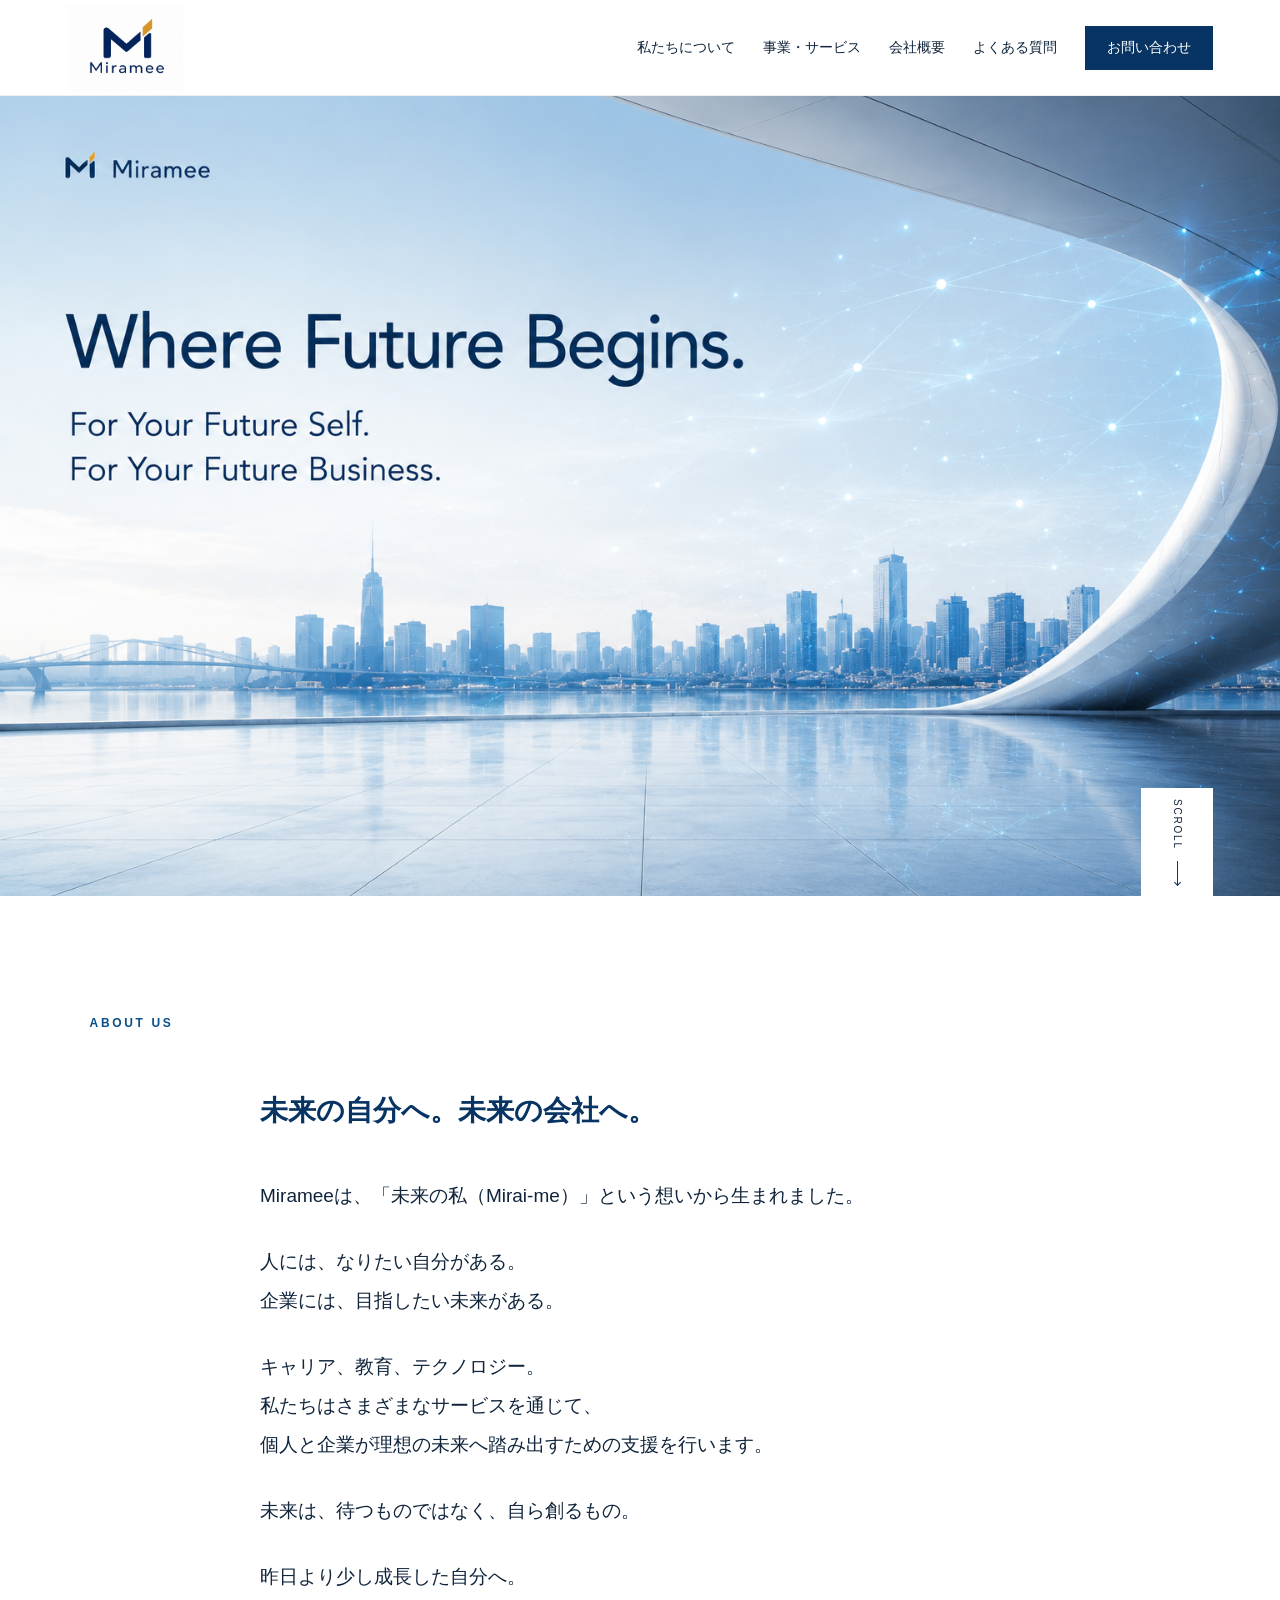
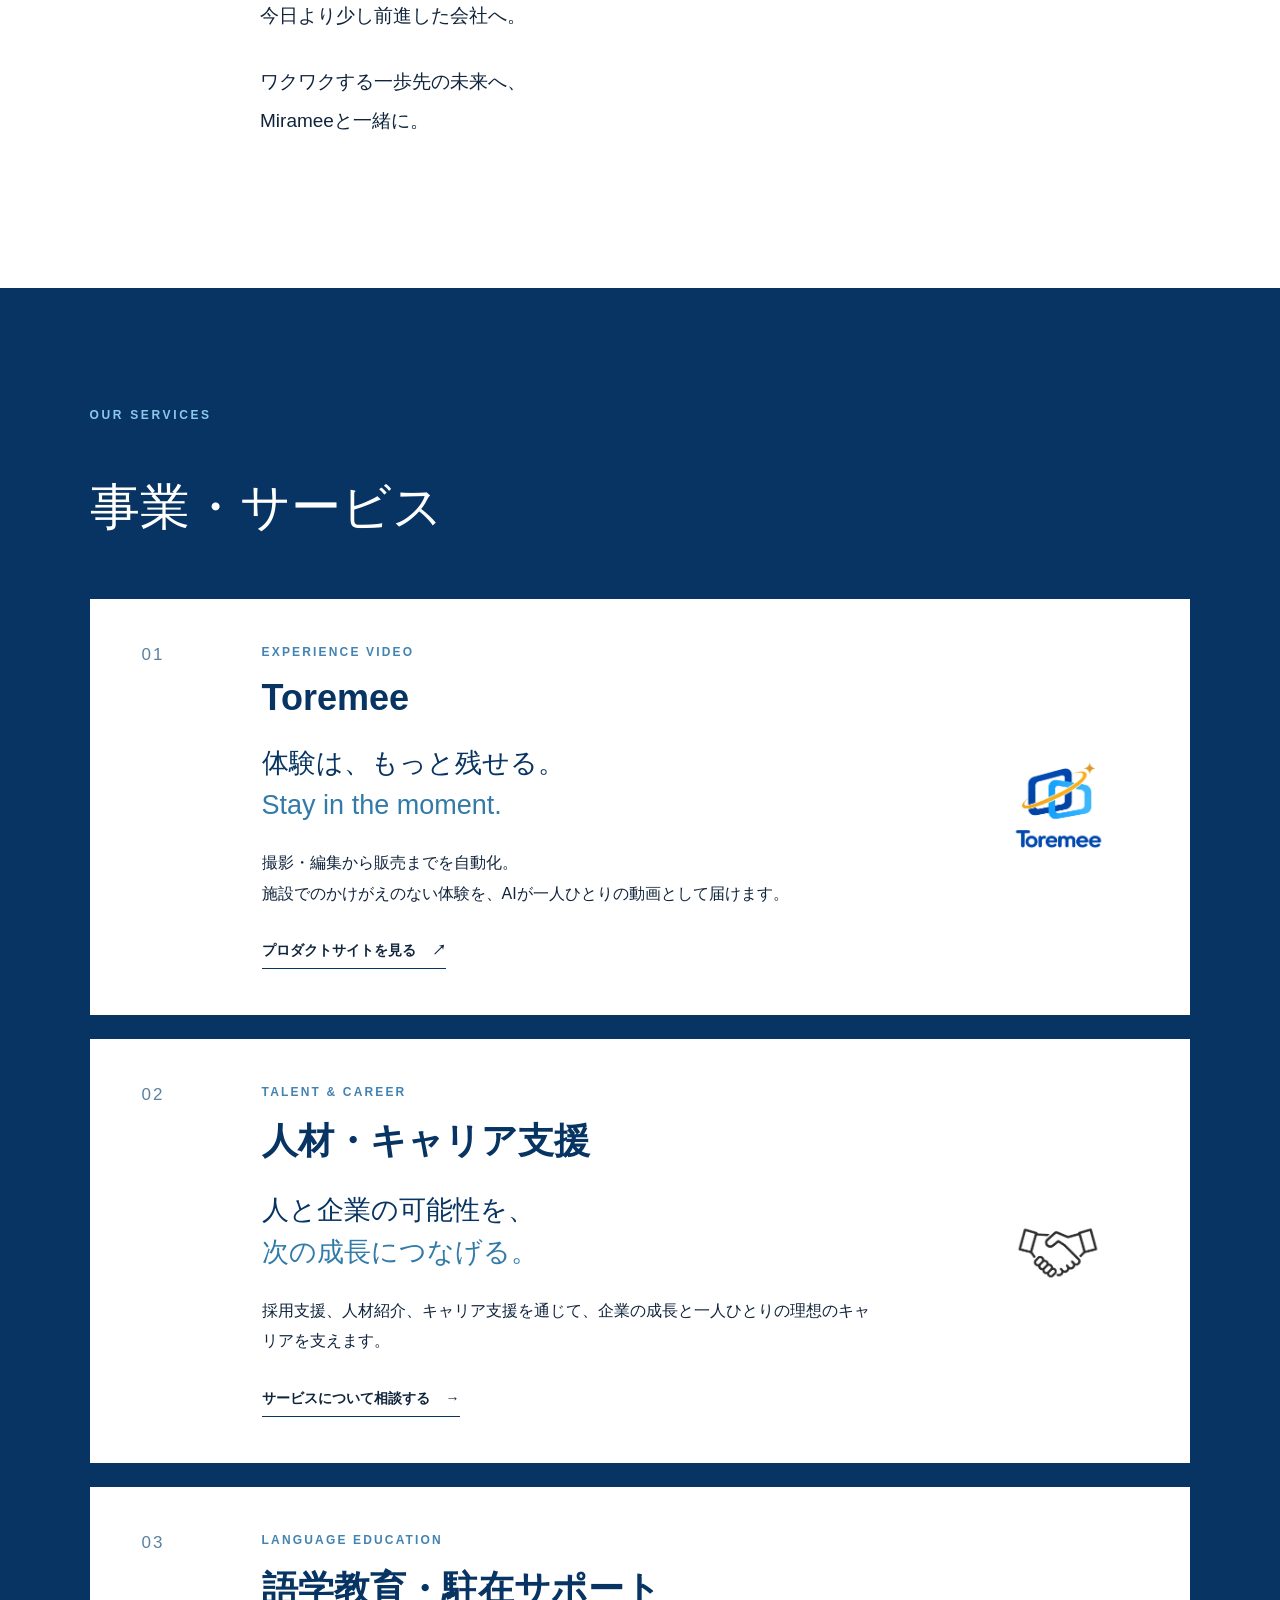
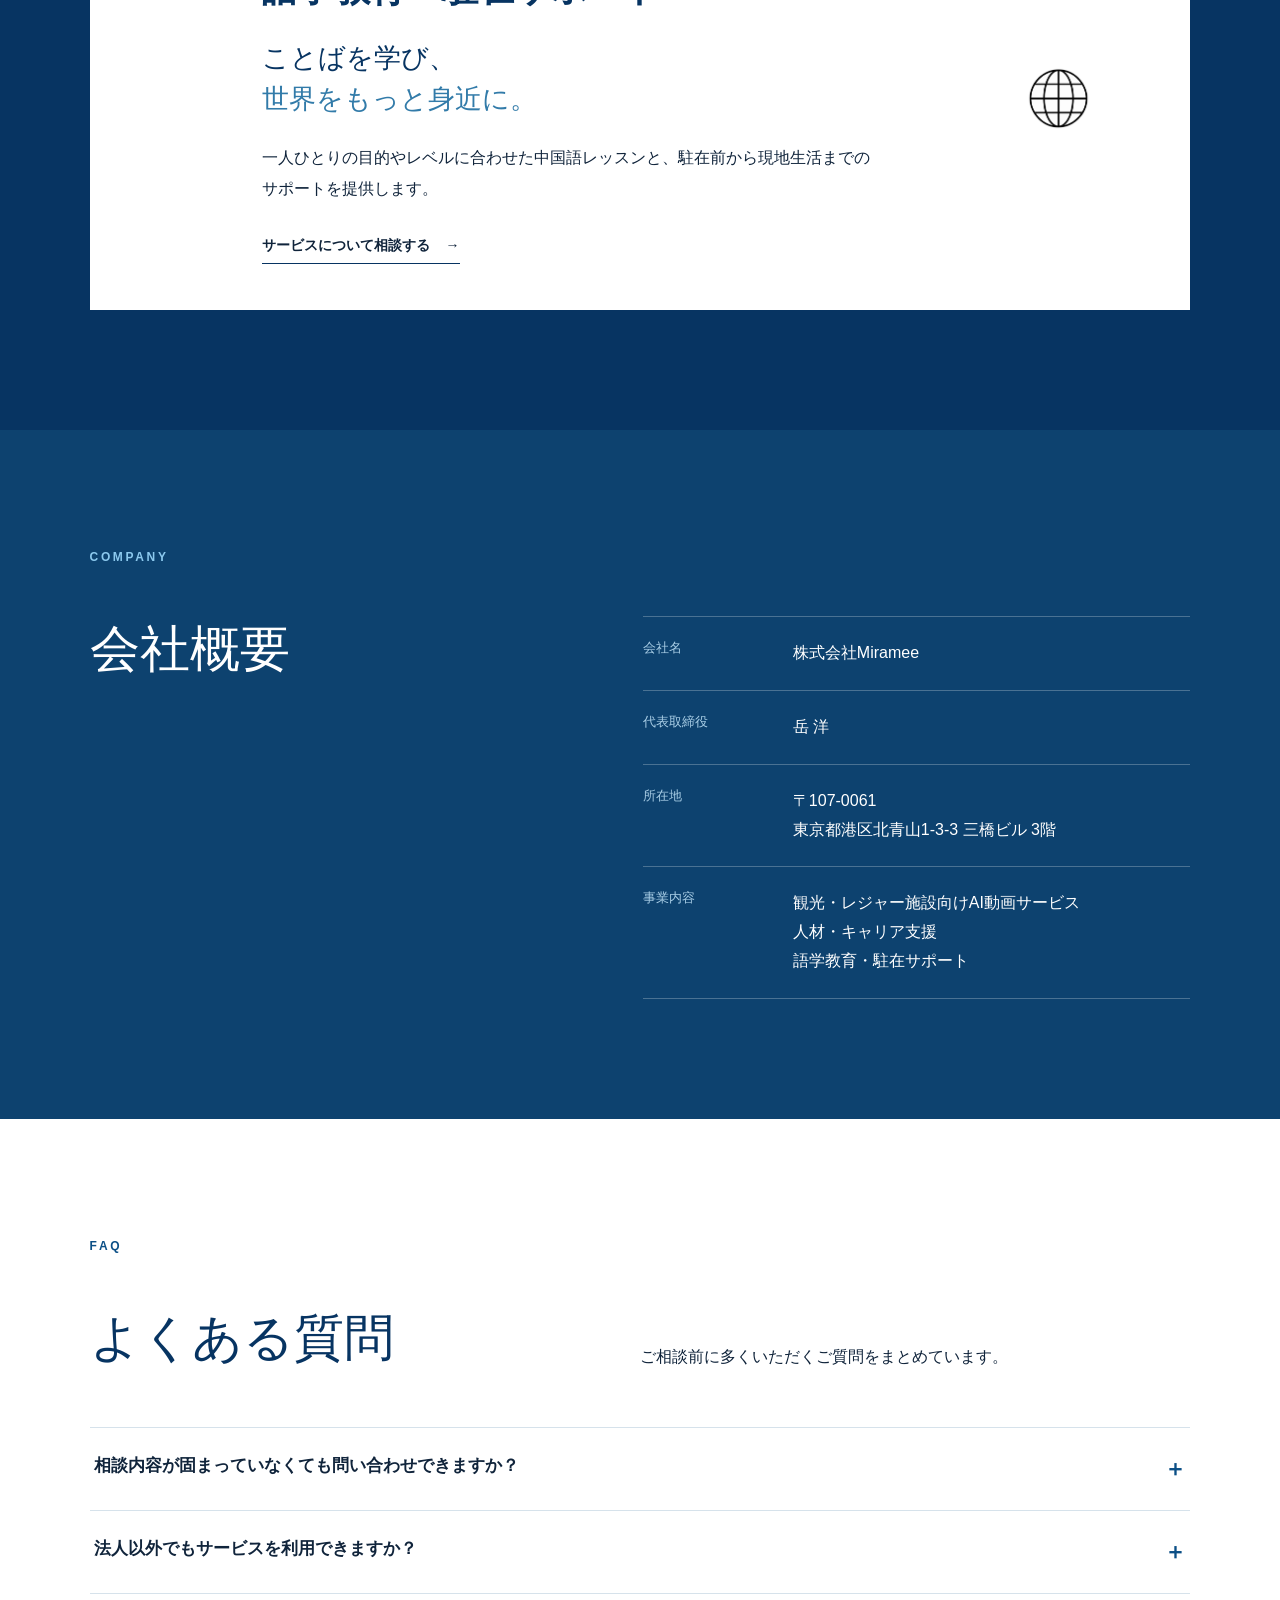
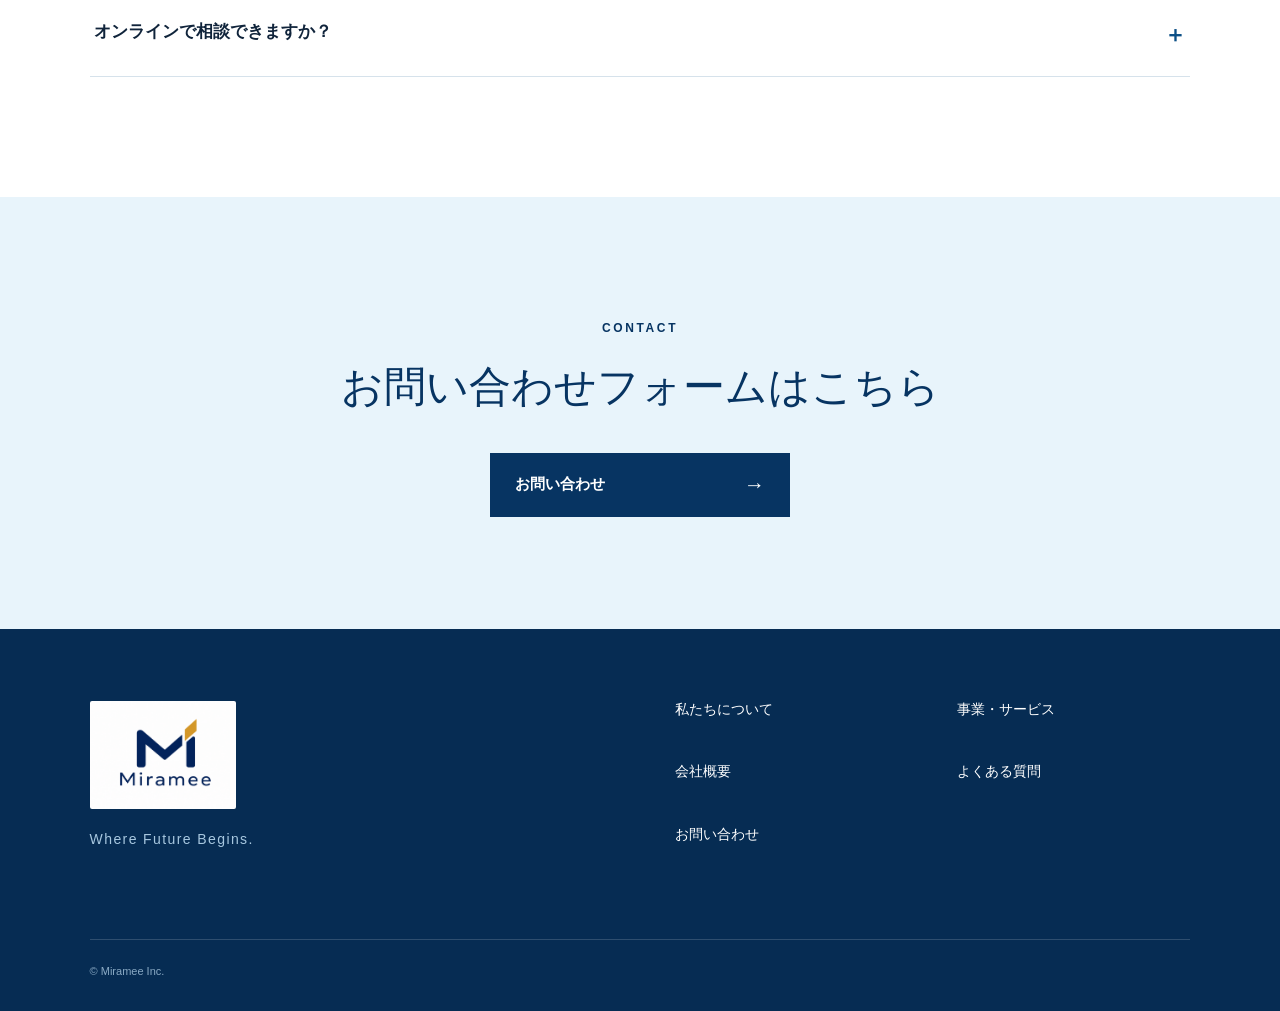
<file: index.html>
<!doctype html>
<html lang="ja">
<head>
  <meta charset="utf-8">
  <meta name="viewport" content="width=device-width, initial-scale=1">
  <meta name="description" content="株式会社Mirameeは、キャリア、教育、テクノロジーを通じて、個人と企業の未来を支援します。">
  <title>株式会社Miramee｜Where Future Begins.</title>
  <link rel="icon" type="image/svg+xml" href="data:image/svg+xml,%3Csvg xmlns='http://www.w3.org/2000/svg' viewBox='0 0 64 64'%3E%3Crect width='64' height='64' rx='14' fill='%23083463'/%3E%3Cpath d='M14 45V20l18 15 18-15v25' fill='none' stroke='white' stroke-width='7' stroke-linecap='round' stroke-linejoin='round'/%3E%3Cpath d='M43 17l7-7v11' fill='none' stroke='%23efb528' stroke-width='4'/%3E%3C/svg%3E">
  <link rel="stylesheet" href="styles.css">
  <link rel="stylesheet" href="overrides.css">
</head>
<body>
  <header class="header" id="top">
    <a class="brand logo-image" href="#top" aria-label="Miramee トップへ"><img src="assets/miramee-logo.png" alt="Miramee"></a>
    <nav aria-label="メインナビゲーション">
      <a href="#about">私たちについて</a>
      <a href="#services">事業・サービス</a>
      <a href="#company">会社概要</a>
      <a href="#faq">よくある質問</a>
      <a class="nav-contact" href="https://docs.google.com/forms/d/e/1FAIpQLScSM9vQNZPWIpF94hqLpDsnx-w5IIh6ZiKzuJzEtEocKFvj1g/viewform?usp=dialog">お問い合わせ</a>
    </nav>
  </header>

  <main>
    <section class="hero" aria-label="Where Future Begins.">
      <img src="assets/where-future-begins.png" alt="Where Future Begins. For Your Future Self. For Your Future Business.">
      <a class="scroll-cue" href="#about" aria-label="私たちについてへスクロール"><span>SCROLL</span><b></b></a>
    </section>

    <section class="section about" id="about">
      <div class="section-kicker">ABOUT US</div>
      <div class="about-grid">
        <div class="message">
          <p class="lead">未来の自分へ。未来の会社へ。</p>
          <p>Mirameeは、「未来の私（Mirai-me）」という想いから生まれました。</p>
          <p>人には、なりたい自分がある。<br>企業には、目指したい未来がある。</p>
          <p>キャリア、教育、テクノロジー。<br>私たちはさまざまなサービスを通じて、<br>個人と企業が理想の未来へ踏み出すための支援を行います。</p>
          <p>未来は、待つものではなく、自ら創るもの。</p>
          <p>昨日より少し成長した自分へ。<br>今日より少し前進した会社へ。</p>
          <p>ワクワクする一歩先の未来へ、<br>Mirameeと一緒に。</p>
        </div>
      </div>
    </section>

    <section class="section services" id="services">
      <div class="section-kicker light">OUR SERVICES</div>
      <h2>事業・サービス</h2>
      <div class="service-list">
        <article class="service-card">
          <div class="service-no">01</div>
          <div class="service-body">
            <p class="service-label">EXPERIENCE VIDEO</p>
            <h3>Toremee</h3>
            <p class="service-copy">体験は、もっと残せる。<br><span>Stay in the moment.</span></p>
            <p class="service-desc">撮影・編集から販売までを自動化。<br>施設でのかけがえのない体験を、AIが一人ひとりの動画として届けます。</p>
            <a class="arrow-link" href="./toremee/">プロダクトサイトを見る <span>↗</span></a>
          </div>
          <div class="service-symbol service-logo toremee-symbol"><img src="assets/toremee-logo.png" alt="Toremee"></div>
        </article>

        <article class="service-card">
          <div class="service-no">02</div>
          <div class="service-body">
            <p class="service-label">TALENT &amp; CAREER</p>
            <h3>人材・キャリア支援</h3>
            <p class="service-copy">人と企業の可能性を、<br><span>次の成長につなげる。</span></p>
            <p class="service-desc">採用支援、人材紹介、キャリア支援を通じて、企業の成長と一人ひとりの理想のキャリアを支えます。</p>
            <a class="arrow-link" href="https://docs.google.com/forms/d/e/1FAIpQLScSM9vQNZPWIpF94hqLpDsnx-w5IIh6ZiKzuJzEtEocKFvj1g/viewform?usp=dialog">サービスについて相談する <span>→</span></a>
          </div>
          <div class="service-symbol service-logo"><img src="assets/handshake.png" alt="握手"></div>
        </article>

        <article class="service-card">
          <div class="service-no">03</div>
          <div class="service-body">
            <p class="service-label">LANGUAGE EDUCATION</p>
            <h3>語学教育・駐在サポート</h3>
            <p class="service-copy">ことばを学び、<br><span>世界をもっと身近に。</span></p>
            <p class="service-desc">一人ひとりの目的やレベルに合わせた中国語レッスンと、駐在前から現地生活までのサポートを提供します。</p>
            <a class="arrow-link" href="https://docs.google.com/forms/d/e/1FAIpQLScSM9vQNZPWIpF94hqLpDsnx-w5IIh6ZiKzuJzEtEocKFvj1g/viewform?usp=dialog">サービスについて相談する <span>→</span></a>
          </div>
          <div class="service-symbol service-logo globe-symbol"><img src="assets/globe.png" alt="地球"></div>
        </article>
      </div>
    </section>

    <section class="section company" id="company">
      <div class="section-kicker light">COMPANY</div>
      <div class="company-grid">
        <h2>会社概要</h2>
        <dl>
          <div><dt>会社名</dt><dd>株式会社Miramee</dd></div>
          <div><dt>代表取締役</dt><dd>岳 洋</dd></div>
          <div><dt>所在地</dt><dd>〒107-0061<br>東京都港区北青山1-3-3 三橋ビル 3階</dd></div>
          <div><dt>事業内容</dt><dd>観光・レジャー施設向けAI動画サービス<br>人材・キャリア支援<br>語学教育・駐在サポート</dd></div>
        </dl>
      </div>
    </section>

    <section class="section faq" id="faq">
      <div class="section-kicker">FAQ</div>
      <div class="split-heading"><h2>よくある質問</h2><p>ご相談前に多くいただくご質問をまとめています。</p></div>
      <div class="faq-list">
        <details><summary>相談内容が固まっていなくても問い合わせできますか？</summary><p>はい。課題や実現したいことを伺い、適した進め方をご一緒に整理します。</p></details>
        <details><summary>法人以外でもサービスを利用できますか？</summary><p>サービスにより個人・団体からのご相談も承ります。お問い合わせフォームよりご連絡ください。</p></details>
        <details><summary>オンラインで相談できますか？</summary><p>はい。日本国内外を問わず、オンラインでのご相談に対応しています。</p></details>
      </div>
    </section>

    <section class="contact" id="contact">
      <p>CONTACT</p>
      <h2>お問い合わせフォームはこちら</h2>
      <a href="https://docs.google.com/forms/d/e/1FAIpQLScSM9vQNZPWIpF94hqLpDsnx-w5IIh6ZiKzuJzEtEocKFvj1g/viewform?usp=dialog">お問い合わせ <span>→</span></a>
    </section>
  </main>

  <footer>
    <div class="footer-brand"><a class="brand logo-image footer-logo" href="#top"><img src="assets/miramee-logo.png" alt="Miramee"></a><p>Where Future Begins.</p></div>
    <div class="footer-links">
      <a href="#about">私たちについて</a><a href="#services">事業・サービス</a><a href="#company">会社概要</a>
      <a href="#faq">よくある質問</a><a href="https://docs.google.com/forms/d/e/1FAIpQLScSM9vQNZPWIpF94hqLpDsnx-w5IIh6ZiKzuJzEtEocKFvj1g/viewform?usp=dialog">お問い合わせ</a>
    </div>
    <small>© Miramee Inc.</small>
  </footer>
  <script src="script.js"></script>
</body>
</html>
</file>
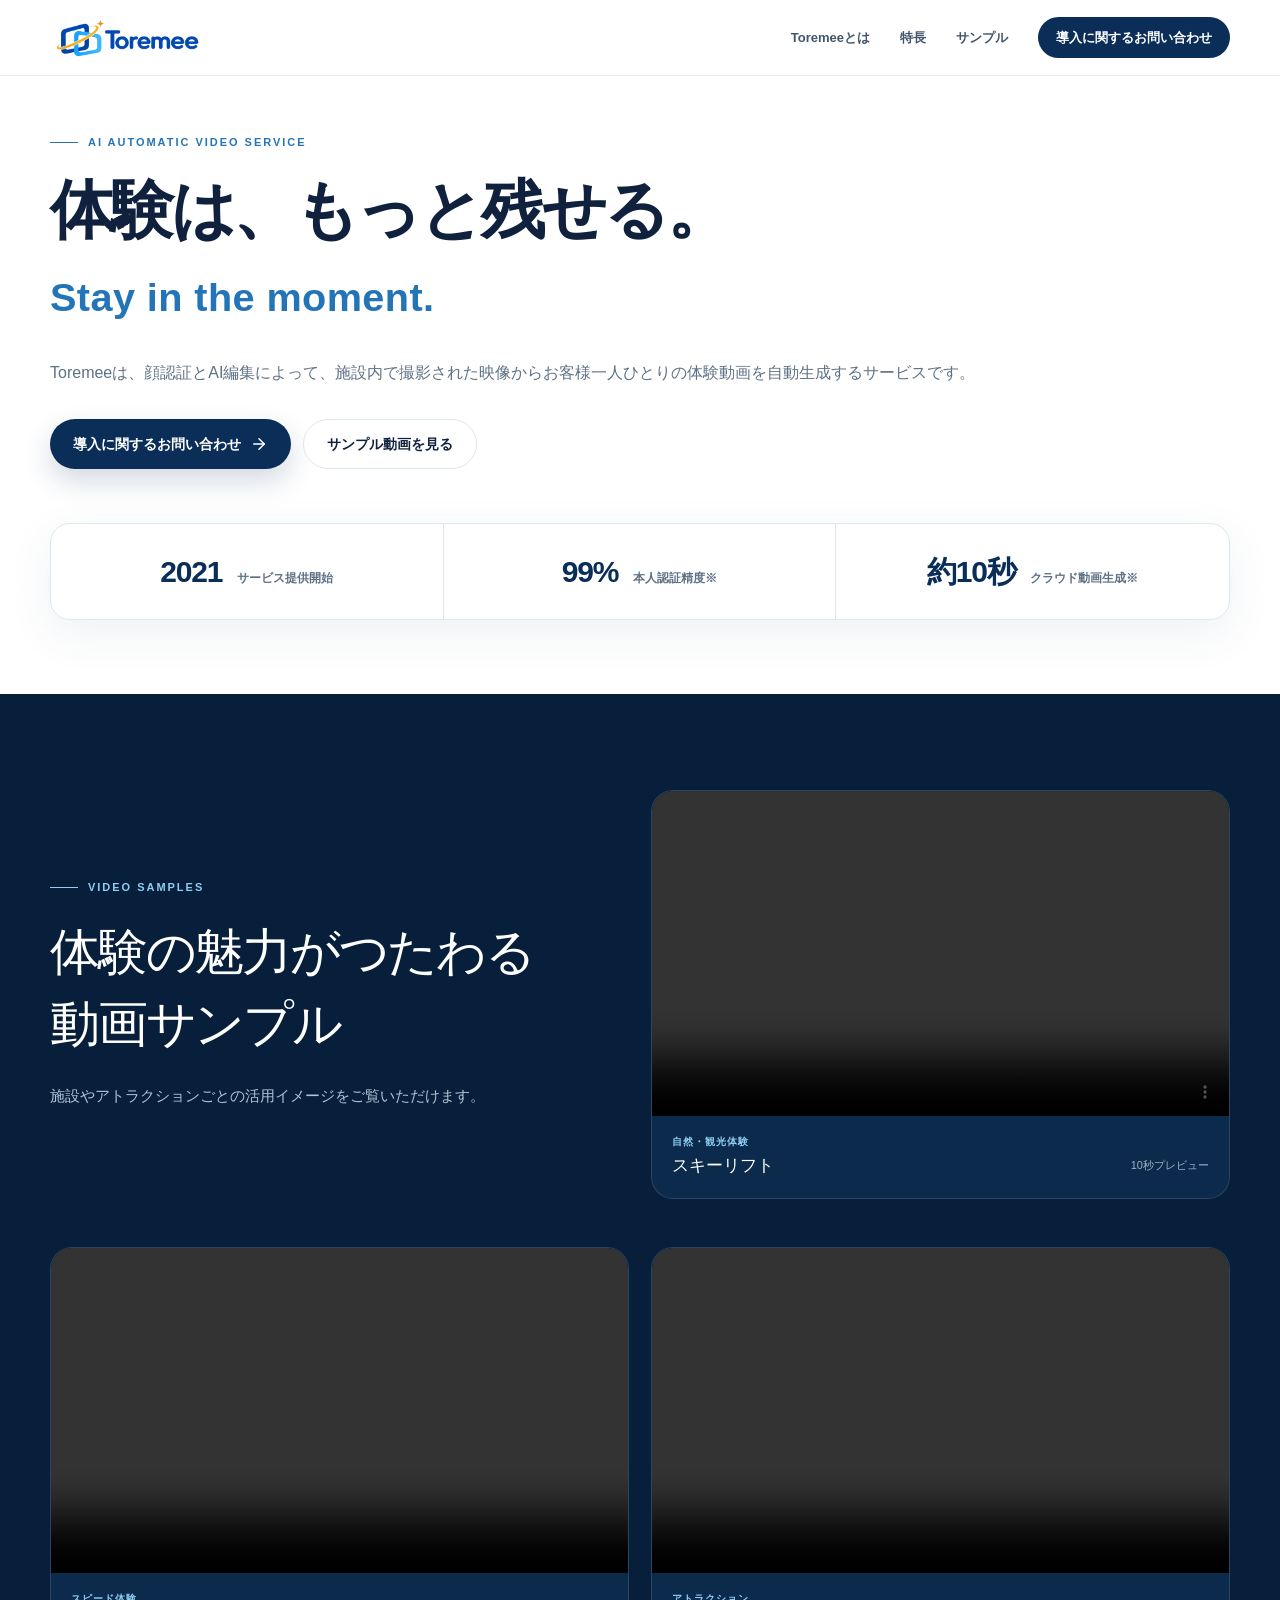
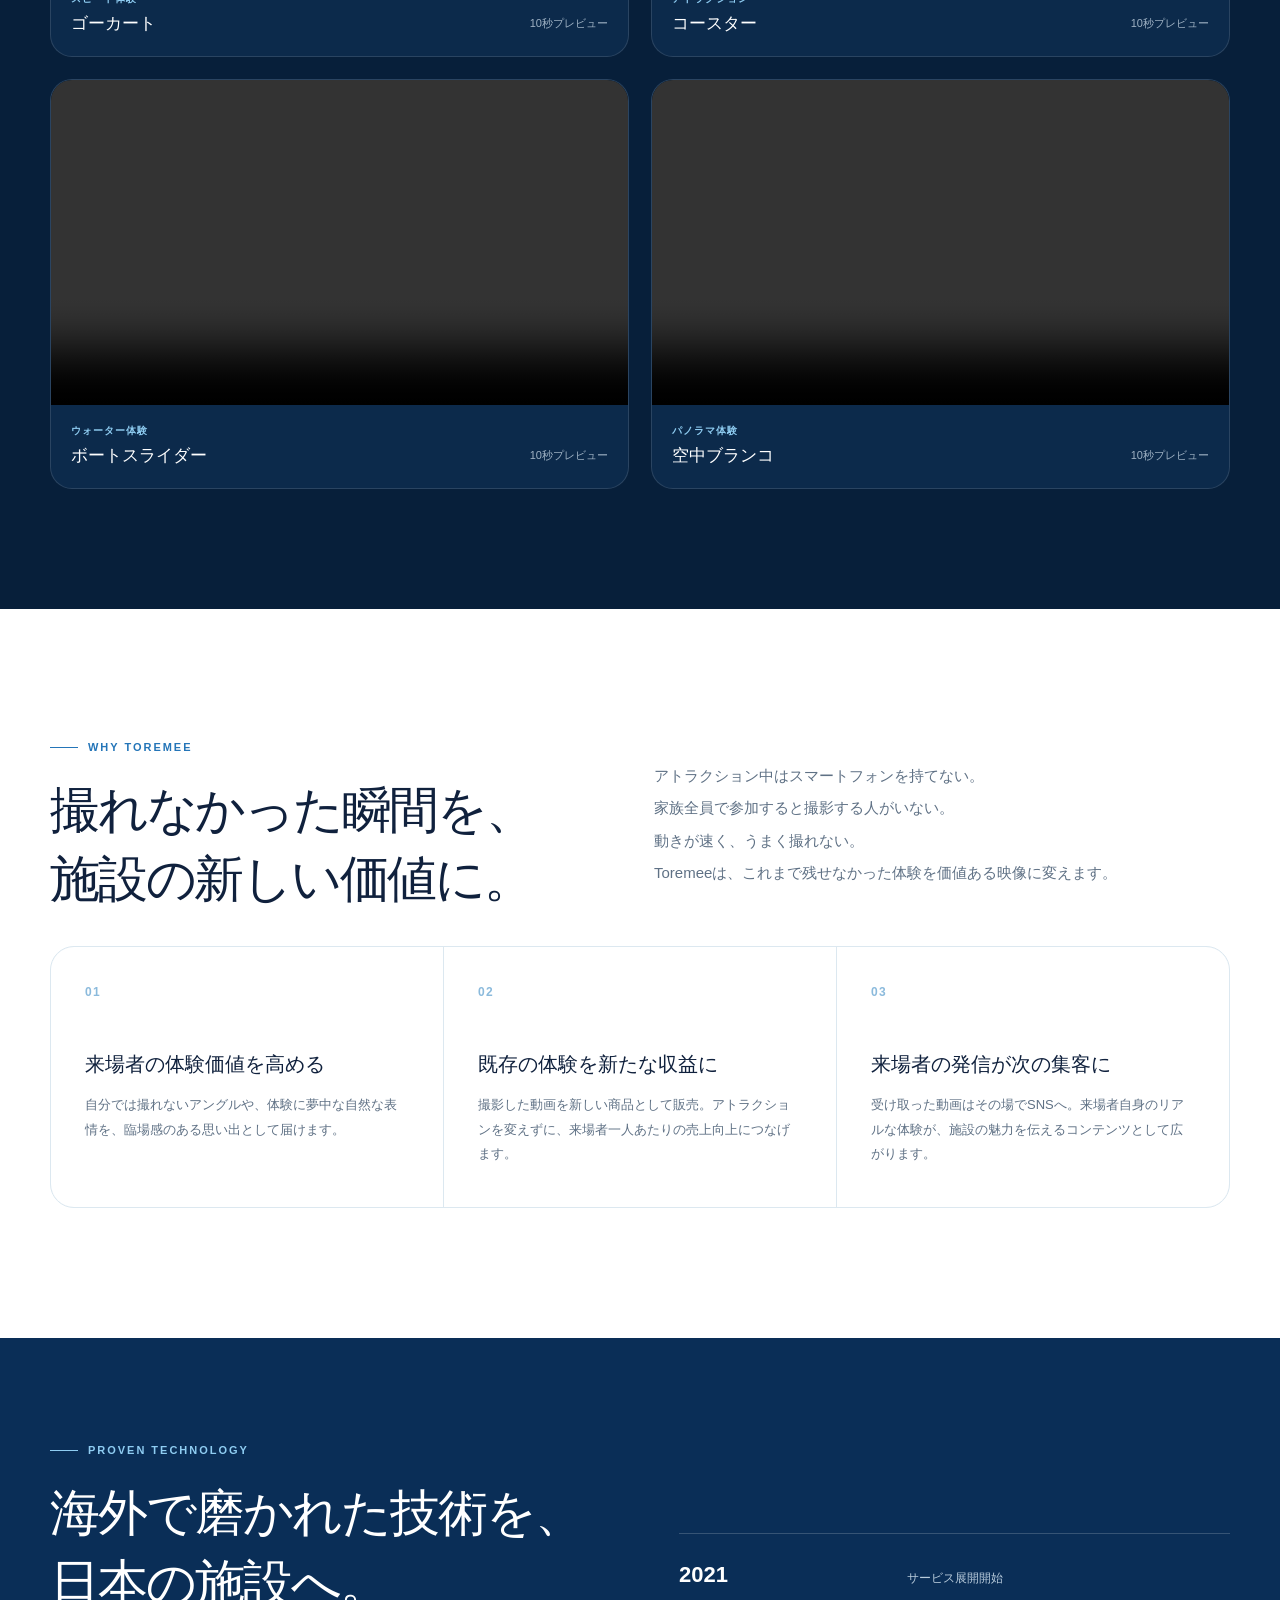
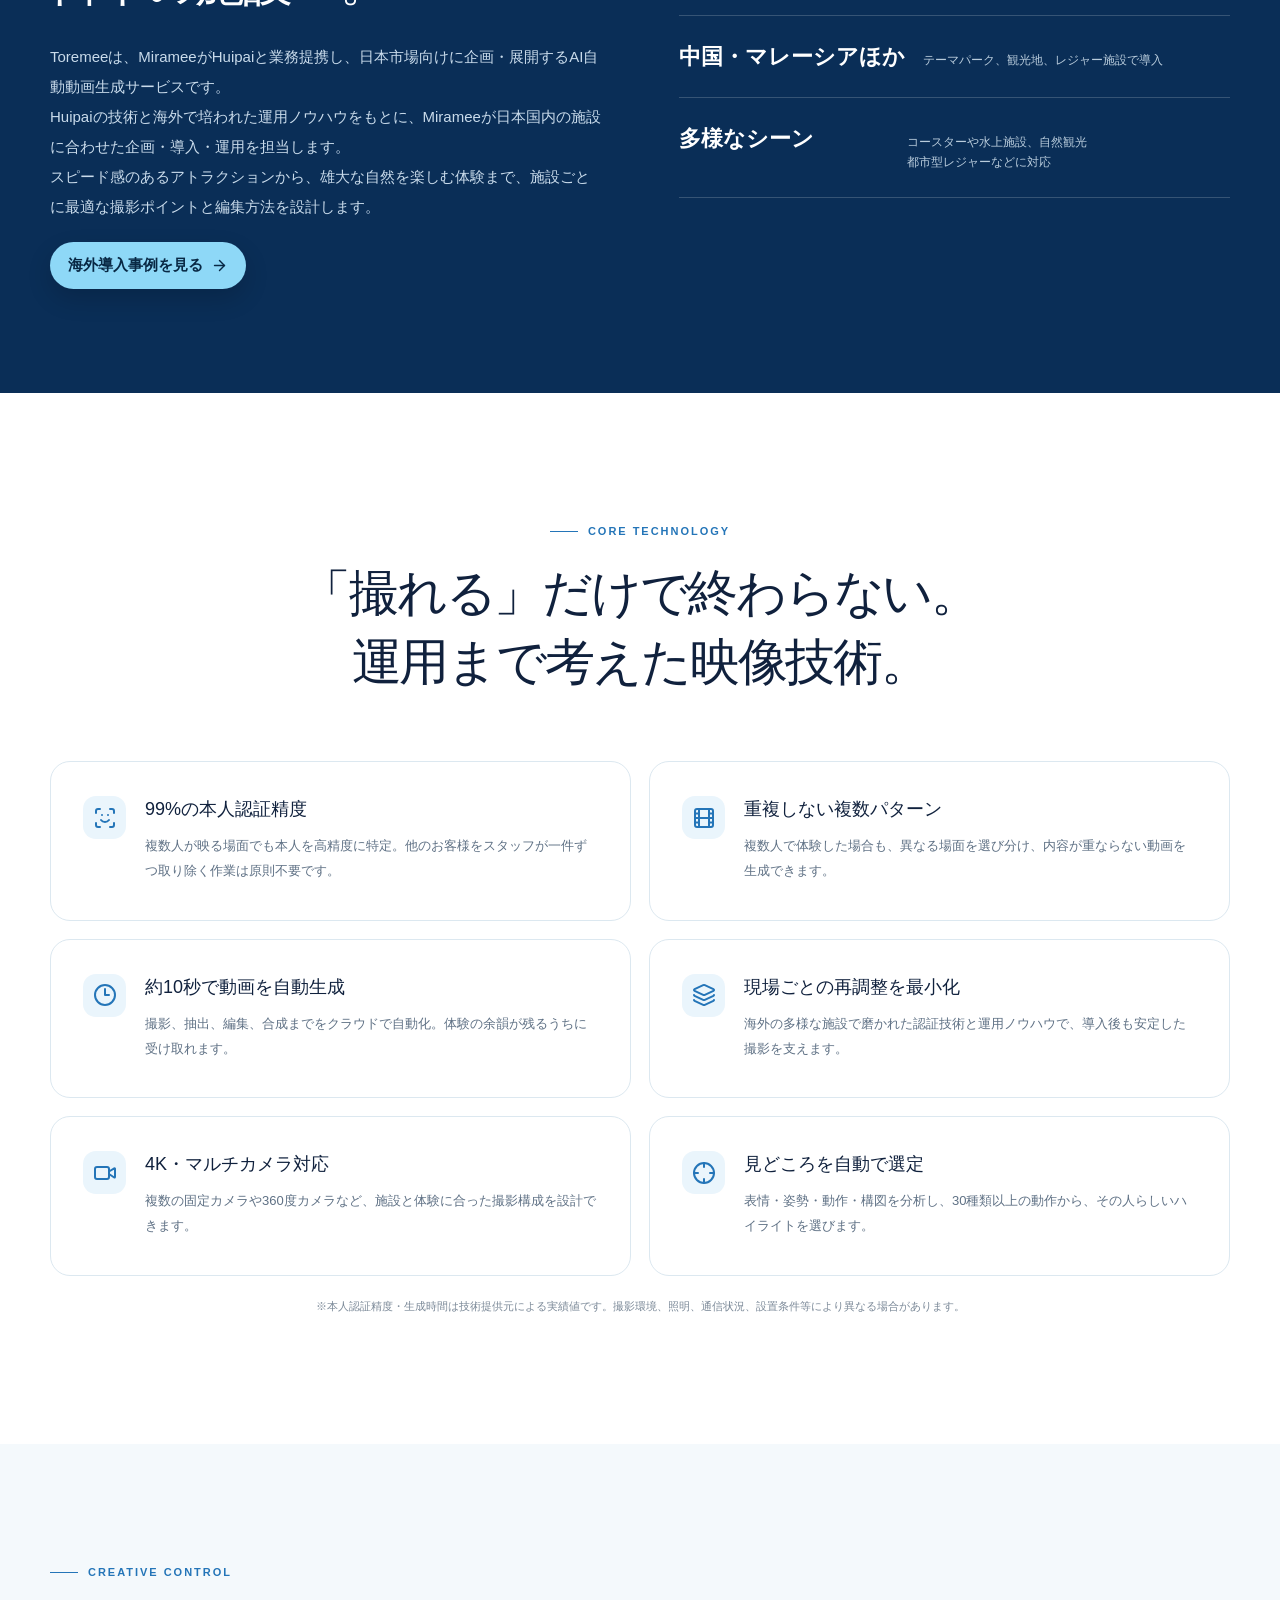
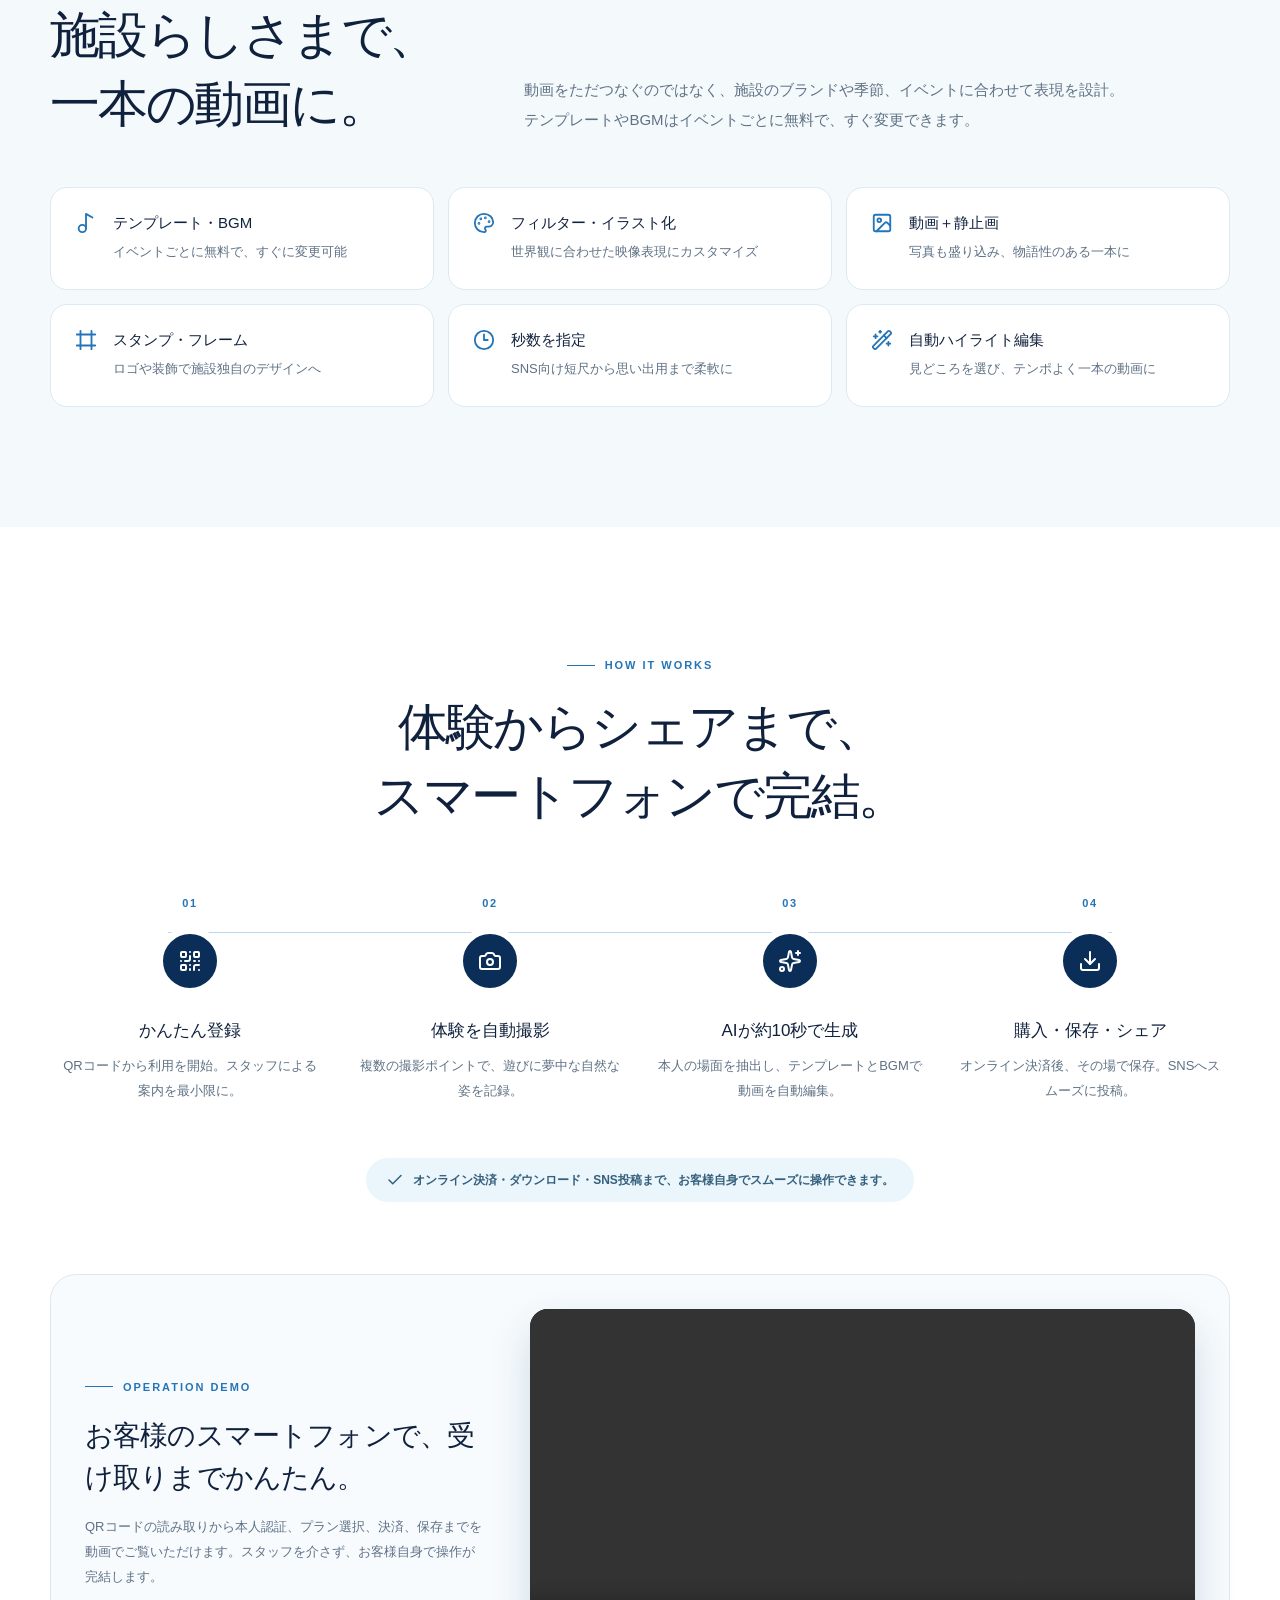
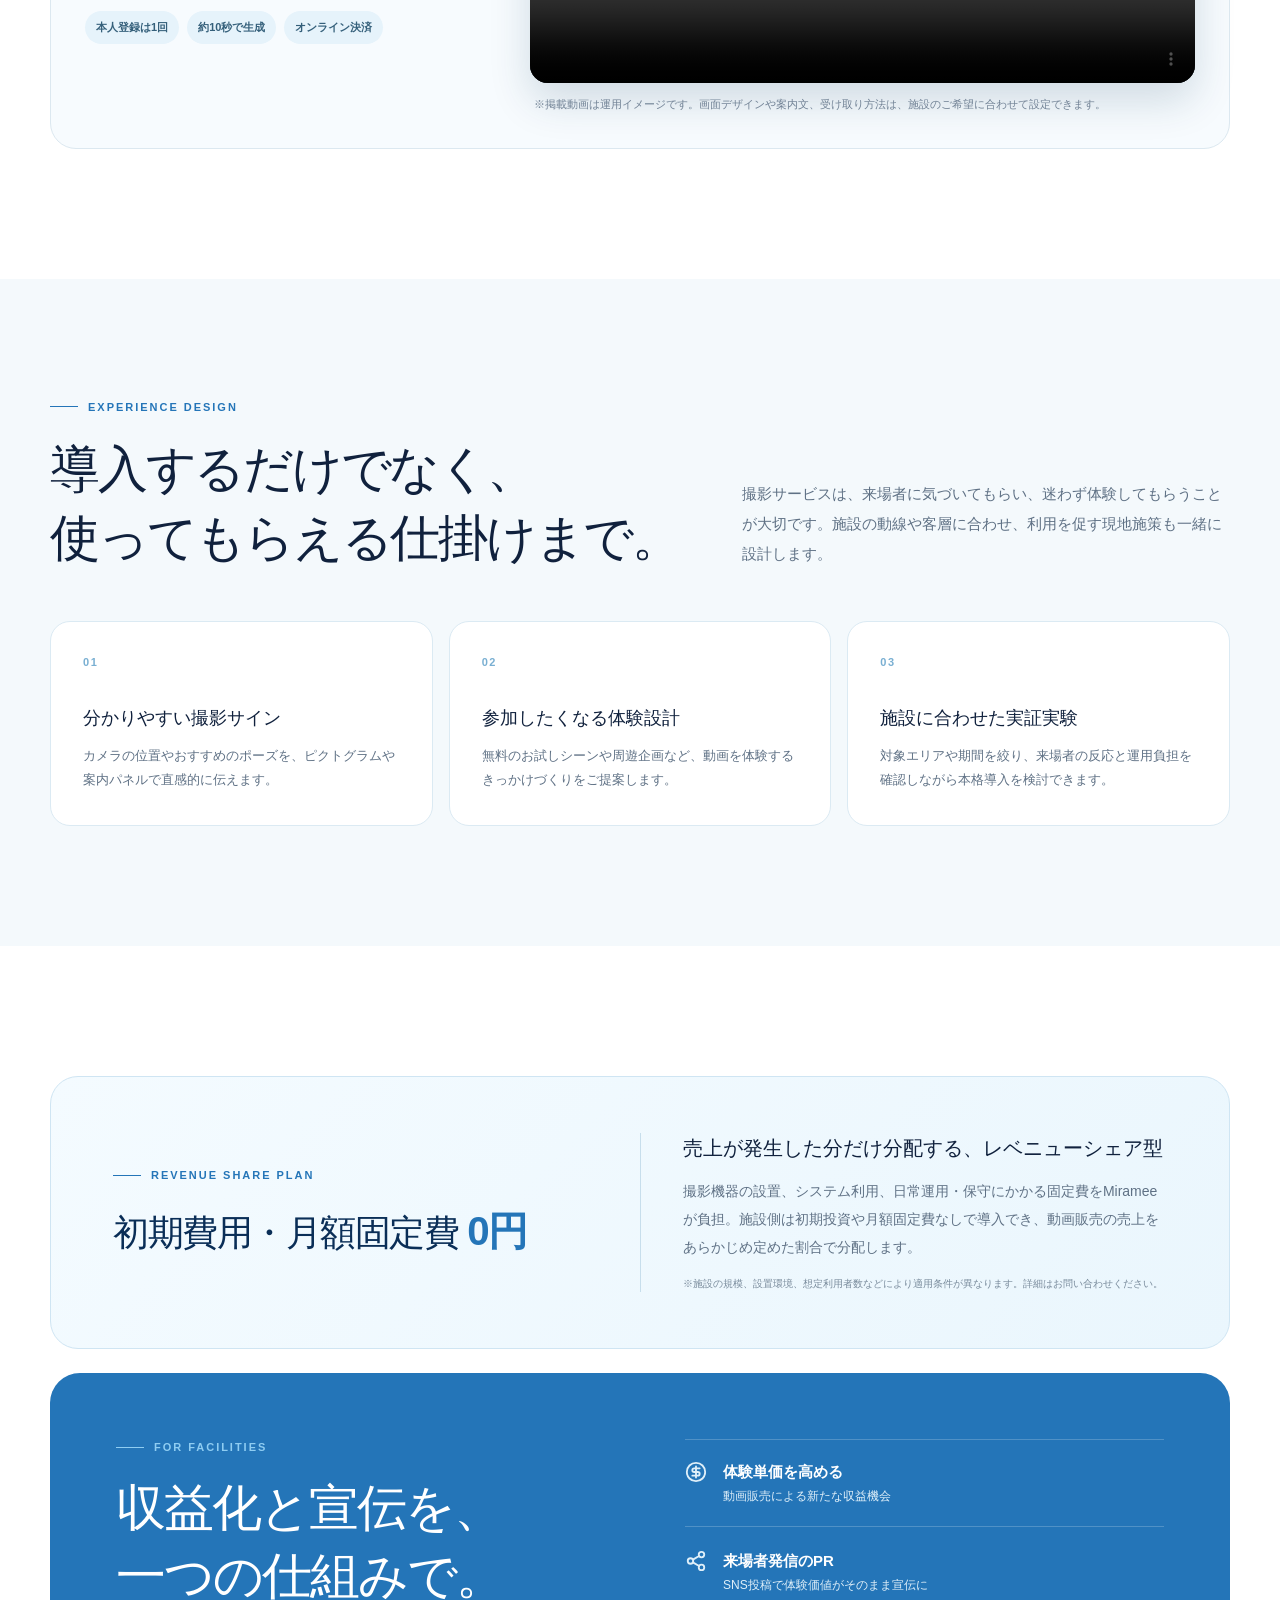
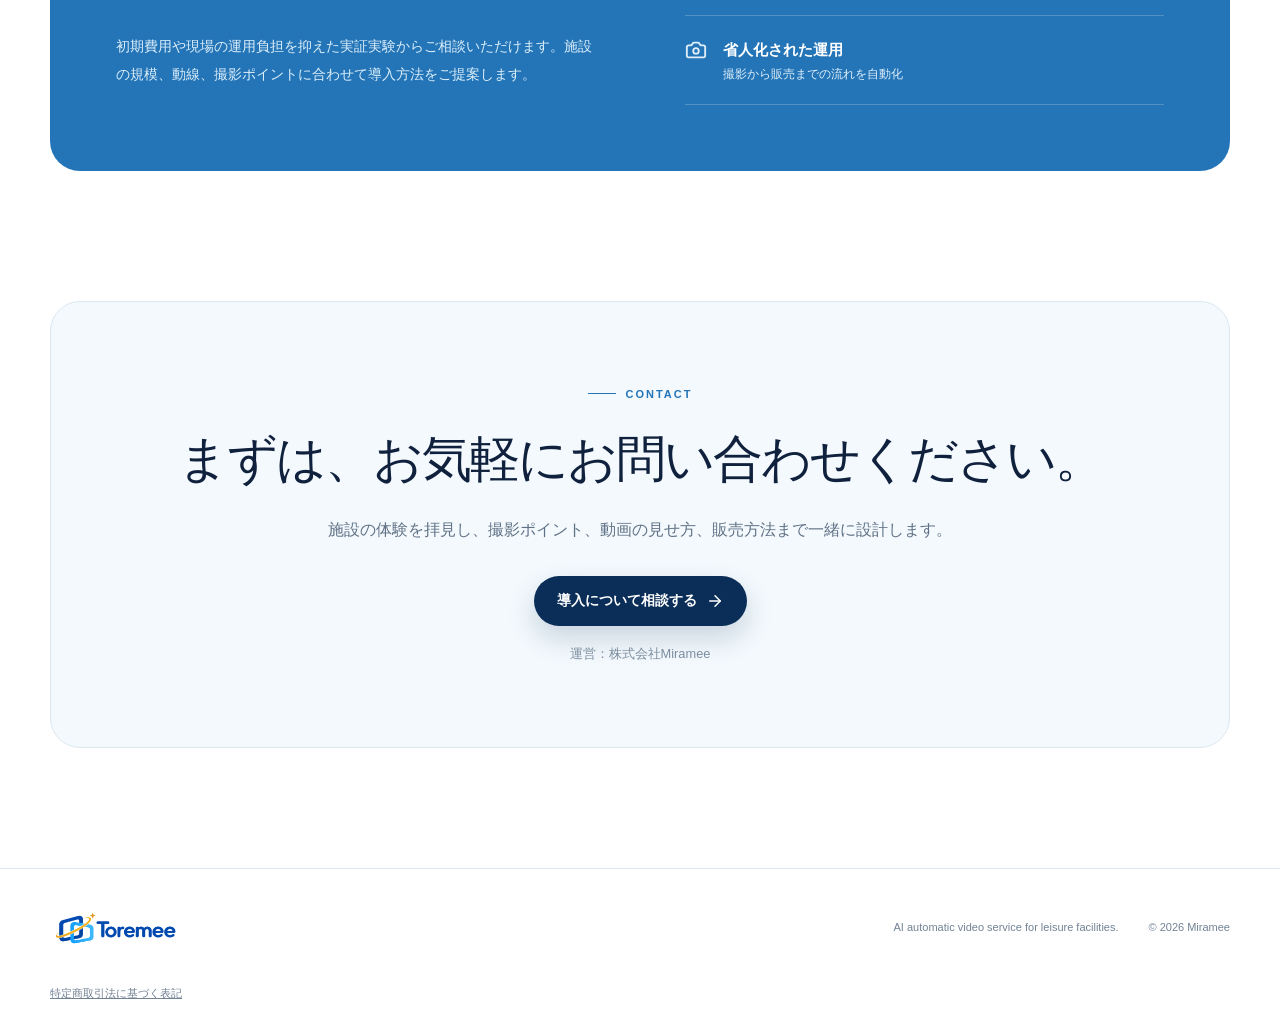
<file: toremee/index.html>
<!DOCTYPE html><html lang="ja"><head><meta charSet="utf-8"/><meta name="viewport" content="width=device-width, initial-scale=1"/><link rel="preload" href="./toremee-logo.png" as="image"/><link rel="stylesheet" href="./assets/styles.css"><title>Toremee｜AI自動撮影・動画生成サービス</title><meta name="description" content="施設内で撮影した映像から、お客様一人ひとりの体験動画をAIで自動生成。施設の新たな収益とSNSでの認知拡大につなげます。"/><link rel="shortcut icon" href="./favicon.svg"/><link rel="icon" href="./favicon.svg"/>
<meta name="theme-color" content="#0a2e57"></head><body class="antialiased"><main><header class="site-header"><a class="brand" href="#top"><img src="./toremee-logo.png" alt="Toremee"/></a><nav><a href="#about">Toremeeとは</a><a href="#features">特長</a><a href="#works">サンプル</a><a class="nav-cta" href="https://docs.google.com/forms/d/e/1FAIpQLScSM9vQNZPWIpF94hqLpDsnx-w5IIh6ZiKzuJzEtEocKFvj1g/viewform" target="_blank" rel="noreferrer">導入に関するお問い合わせ</a></nav></header><section class="hero section-shell" id="top"><div class="hero-copy"><p class="eyebrow"><span></span>AI AUTOMATIC VIDEO SERVICE</p><h1>体験は、もっと残せる。<br/><em class="hero-english">Stay in the moment.</em></h1><p class="hero-lead">Toremeeは、顔認証とAI編集によって、施設内で撮影された映像からお客様一人ひとりの体験動画を自動生成するサービスです。</p><div class="hero-actions"><a class="button primary" href="https://docs.google.com/forms/d/e/1FAIpQLScSM9vQNZPWIpF94hqLpDsnx-w5IIh6ZiKzuJzEtEocKFvj1g/viewform" target="_blank" rel="noreferrer">導入に関するお問い合わせ <svg xmlns="http://www.w3.org/2000/svg" width="18" height="18" viewBox="0 0 24 24" fill="none" stroke="currentColor" stroke-width="2" stroke-linecap="round" stroke-linejoin="round" class="lucide lucide-arrow-right" aria-hidden="true"><path d="M5 12h14"></path><path d="m12 5 7 7-7 7"></path></svg></a><a class="button secondary" href="#works">サンプル動画を見る</a></div></div><div class="metric-strip"><div><strong>2021</strong><span>サービス提供開始</span></div><div><strong>99%</strong><span>本人認証精度※</span></div><div><strong>約10秒</strong><span>クラウド動画生成※</span></div></div></section><section class="works-section top-works" id="works"><div class="section-shell"><div class="sample-intro"><div><p class="eyebrow light"><span></span>VIDEO SAMPLES</p><h2>体験の魅力がつたわる<br/>動画サンプル</h2><p>施設やアトラクションごとの活用イメージをご覧いただけます。</p></div><article class="featured-sample"><video src="./videos/ski-lift.mp4" controls="" playsInline="" preload="metadata" aria-label="スキーリフトのサンプル動画"></video><div><span>自然・観光体験</span><h3>スキーリフト</h3><p>10秒プレビュー</p></div></article></div><div class="video-grid"><article class="video-card"><video src="./videos/go-kart.mp4" controls="" playsInline="" preload="metadata" aria-label="ゴーカートのサンプル動画"></video><div><span>スピード体験</span><h3>ゴーカート</h3><p>10秒プレビュー</p></div></article><article class="video-card"><video src="./videos/coaster.mp4" controls="" playsInline="" preload="metadata" aria-label="コースターのサンプル動画"></video><div><span>アトラクション</span><h3>コースター</h3><p>10秒プレビュー</p></div></article><article class="video-card"><video src="./videos/boat-slider.mp4" controls="" playsInline="" preload="metadata" aria-label="ボートスライダーのサンプル動画"></video><div><span>ウォーター体験</span><h3>ボートスライダー</h3><p>10秒プレビュー</p></div></article><article class="video-card"><video src="./videos/aerial-swing.mp4" controls="" playsInline="" preload="metadata" aria-label="空中ブランコのサンプル動画"></video><div><span>パノラマ体験</span><h3>空中ブランコ</h3><p>10秒プレビュー</p></div></article></div></div></section><section class="problem-section section-shell" id="about"><div class="section-heading split problem-heading"><div><p class="eyebrow"><span></span>WHY TOREMEE</p><h2>撮れなかった瞬間を、<br/>施設の新しい価値に。</h2></div><p>アトラクション中はスマートフォンを持てない。<br/>家族全員で参加すると撮影する人がいない。<br/>動きが速く、うまく撮れない。<br/>Toremeeは、これまで残せなかった体験を価値ある映像に変えます。</p></div><div class="value-grid"><article><span>01</span><h3>来場者の体験価値を高める</h3><p>自分では撮れないアングルや、体験に夢中な自然な表情を、臨場感のある思い出として届けます。</p></article><article><span>02</span><h3>既存の体験を新たな収益に</h3><p>撮影した動画を新しい商品として販売。アトラクションを変えずに、来場者一人あたりの売上向上につなげます。</p></article><article><span>03</span><h3>来場者の発信が次の集客に</h3><p>受け取った動画はその場でSNSへ。来場者自身のリアルな体験が、施設の魅力を伝えるコンテンツとして広がります。</p></article></div></section><section class="partner-section"><div class="section-shell partner-inner"><div><p class="eyebrow light"><span></span>PROVEN TECHNOLOGY</p><h2>海外で磨かれた技術を、<br/>日本の施設へ。</h2><p>Toremeeは、MirameeがHuipaiと業務提携し、日本市場向けに企画・展開するAI自動動画生成サービスです。<br/>Huipaiの技術と海外で培われた運用ノウハウをもとに、Mirameeが日本国内の施設に合わせた企画・導入・運用を担当します。<br/>スピード感のあるアトラクションから、雄大な自然を楽しむ体験まで、施設ごとに最適な撮影ポイントと編集方法を設計します。</p><a href="https://www.huipai-tech.com/product-vlog.html" target="_blank" rel="noreferrer">海外導入事例を見る <svg xmlns="http://www.w3.org/2000/svg" width="17" height="17" viewBox="0 0 24 24" fill="none" stroke="currentColor" stroke-width="2" stroke-linecap="round" stroke-linejoin="round" class="lucide lucide-arrow-right" aria-hidden="true"><path d="M5 12h14"></path><path d="m12 5 7 7-7 7"></path></svg></a></div><div class="partner-proof"><div><strong>2021</strong><span>サービス展開開始</span></div><div><strong>中国・マレーシアほか</strong><span>テーマパーク、観光地、レジャー施設で導入</span></div><div><strong>多様なシーン</strong><span>コースターや水上施設、自然観光<br/>都市型レジャーなどに対応</span></div></div></div></section><section class="feature-section section-shell" id="features"><div class="section-heading centered"><p class="eyebrow"><span></span>CORE TECHNOLOGY</p><h2>「撮れる」だけで終わらない。<br/>運用まで考えた映像技術。</h2></div><div class="feature-grid"><article><div class="icon-box"><svg xmlns="http://www.w3.org/2000/svg" width="24" height="24" viewBox="0 0 24 24" fill="none" stroke="currentColor" stroke-width="2" stroke-linecap="round" stroke-linejoin="round" class="lucide lucide-scan-face" aria-hidden="true"><path d="M3 7V5a2 2 0 0 1 2-2h2"></path><path d="M17 3h2a2 2 0 0 1 2 2v2"></path><path d="M21 17v2a2 2 0 0 1-2 2h-2"></path><path d="M7 21H5a2 2 0 0 1-2-2v-2"></path><path d="M8 14s1.5 2 4 2 4-2 4-2"></path><path d="M9 9h.01"></path><path d="M15 9h.01"></path></svg></div><h3>99%の本人認証精度</h3><p>複数人が映る場面でも本人を高精度に特定。他のお客様をスタッフが一件ずつ取り除く作業は原則不要です。</p></article><article><div class="icon-box"><svg xmlns="http://www.w3.org/2000/svg" width="24" height="24" viewBox="0 0 24 24" fill="none" stroke="currentColor" stroke-width="2" stroke-linecap="round" stroke-linejoin="round" class="lucide lucide-film" aria-hidden="true"><rect width="18" height="18" x="3" y="3" rx="2"></rect><path d="M7 3v18"></path><path d="M3 7.5h4"></path><path d="M3 12h18"></path><path d="M3 16.5h4"></path><path d="M17 3v18"></path><path d="M17 7.5h4"></path><path d="M17 16.5h4"></path></svg></div><h3>重複しない複数パターン</h3><p>複数人で体験した場合も、異なる場面を選び分け、内容が重ならない動画を生成できます。</p></article><article><div class="icon-box"><svg xmlns="http://www.w3.org/2000/svg" width="24" height="24" viewBox="0 0 24 24" fill="none" stroke="currentColor" stroke-width="2" stroke-linecap="round" stroke-linejoin="round" class="lucide lucide-clock3 lucide-clock-3" aria-hidden="true"><circle cx="12" cy="12" r="10"></circle><path d="M12 6v6h4"></path></svg></div><h3>約10秒で動画を自動生成</h3><p>撮影、抽出、編集、合成までをクラウドで自動化。体験の余韻が残るうちに受け取れます。</p></article><article><div class="icon-box"><svg xmlns="http://www.w3.org/2000/svg" width="24" height="24" viewBox="0 0 24 24" fill="none" stroke="currentColor" stroke-width="2" stroke-linecap="round" stroke-linejoin="round" class="lucide lucide-layers" aria-hidden="true"><path d="M12.83 2.18a2 2 0 0 0-1.66 0L2.6 6.08a1 1 0 0 0 0 1.83l8.58 3.91a2 2 0 0 0 1.66 0l8.58-3.9a1 1 0 0 0 0-1.83z"></path><path d="M2 12a1 1 0 0 0 .58.91l8.6 3.91a2 2 0 0 0 1.65 0l8.58-3.9A1 1 0 0 0 22 12"></path><path d="M2 17a1 1 0 0 0 .58.91l8.6 3.91a2 2 0 0 0 1.65 0l8.58-3.9A1 1 0 0 0 22 17"></path></svg></div><h3>現場ごとの再調整を最小化</h3><p>海外の多様な施設で磨かれた認証技術と運用ノウハウで、導入後も安定した撮影を支えます。</p></article><article><div class="icon-box"><svg xmlns="http://www.w3.org/2000/svg" width="24" height="24" viewBox="0 0 24 24" fill="none" stroke="currentColor" stroke-width="2" stroke-linecap="round" stroke-linejoin="round" class="lucide lucide-video" aria-hidden="true"><path d="m16 13 5.223 3.482a.5.5 0 0 0 .777-.416V7.87a.5.5 0 0 0-.752-.432L16 10.5"></path><rect x="2" y="6" width="14" height="12" rx="2"></rect></svg></div><h3>4K・マルチカメラ対応</h3><p>複数の固定カメラや360度カメラなど、施設と体験に合った撮影構成を設計できます。</p></article><article><div class="icon-box"><svg xmlns="http://www.w3.org/2000/svg" width="24" height="24" viewBox="0 0 24 24" fill="none" stroke="currentColor" stroke-width="2" stroke-linecap="round" stroke-linejoin="round" class="lucide lucide-crosshair" aria-hidden="true"><circle cx="12" cy="12" r="10"></circle><line x1="22" x2="18" y1="12" y2="12"></line><line x1="6" x2="2" y1="12" y2="12"></line><line x1="12" x2="12" y1="6" y2="2"></line><line x1="12" x2="12" y1="22" y2="18"></line></svg></div><h3>見どころを自動で選定</h3><p>表情・姿勢・動作・構図を分析し、30種類以上の動作から、その人らしいハイライトを選びます。</p></article></div><p class="fine-print">※本人認証精度・生成時間は技術提供元による実績値です。撮影環境、照明、通信状況、設置条件等により異なる場合があります。</p></section><section class="creative-section"><div class="section-shell"><div class="section-heading split creative-heading"><div><p class="eyebrow"><span></span>CREATIVE CONTROL</p><h2><span>施設らしさまで、</span><br/>一本の動画に。</h2></div><p><span>動画をただつなぐのではなく、施設のブランドや季節、イベントに合わせて表現を設計。</span><br/>テンプレートやBGMはイベントごとに無料で、すぐ変更できます。</p></div><div class="creative-grid"><article><svg xmlns="http://www.w3.org/2000/svg" width="22" height="22" viewBox="0 0 24 24" fill="none" stroke="currentColor" stroke-width="2" stroke-linecap="round" stroke-linejoin="round" class="lucide lucide-music2 lucide-music-2" aria-hidden="true"><circle cx="8" cy="18" r="4"></circle><path d="M12 18V2l7 4"></path></svg><div><h3>テンプレート・BGM</h3><p>イベントごとに無料で、すぐに変更可能</p></div></article><article><svg xmlns="http://www.w3.org/2000/svg" width="22" height="22" viewBox="0 0 24 24" fill="none" stroke="currentColor" stroke-width="2" stroke-linecap="round" stroke-linejoin="round" class="lucide lucide-palette" aria-hidden="true"><path d="M12 22a1 1 0 0 1 0-20 10 9 0 0 1 10 9 5 5 0 0 1-5 5h-2.25a1.75 1.75 0 0 0-1.4 2.8l.3.4a1.75 1.75 0 0 1-1.4 2.8z"></path><circle cx="13.5" cy="6.5" r=".5" fill="currentColor"></circle><circle cx="17.5" cy="10.5" r=".5" fill="currentColor"></circle><circle cx="6.5" cy="12.5" r=".5" fill="currentColor"></circle><circle cx="8.5" cy="7.5" r=".5" fill="currentColor"></circle></svg><div><h3>フィルター・イラスト化</h3><p>世界観に合わせた映像表現にカスタマイズ</p></div></article><article><svg xmlns="http://www.w3.org/2000/svg" width="22" height="22" viewBox="0 0 24 24" fill="none" stroke="currentColor" stroke-width="2" stroke-linecap="round" stroke-linejoin="round" class="lucide lucide-image" aria-hidden="true"><rect width="18" height="18" x="3" y="3" rx="2" ry="2"></rect><circle cx="9" cy="9" r="2"></circle><path d="m21 15-3.086-3.086a2 2 0 0 0-2.828 0L6 21"></path></svg><div><h3>動画＋静止画</h3><p>写真も盛り込み、物語性のある一本に</p></div></article><article><svg xmlns="http://www.w3.org/2000/svg" width="22" height="22" viewBox="0 0 24 24" fill="none" stroke="currentColor" stroke-width="2" stroke-linecap="round" stroke-linejoin="round" class="lucide lucide-frame" aria-hidden="true"><line x1="22" x2="2" y1="6" y2="6"></line><line x1="22" x2="2" y1="18" y2="18"></line><line x1="6" x2="6" y1="2" y2="22"></line><line x1="18" x2="18" y1="2" y2="22"></line></svg><div><h3>スタンプ・フレーム</h3><p>ロゴや装飾で施設独自のデザインへ</p></div></article><article><svg xmlns="http://www.w3.org/2000/svg" width="22" height="22" viewBox="0 0 24 24" fill="none" stroke="currentColor" stroke-width="2" stroke-linecap="round" stroke-linejoin="round" class="lucide lucide-clock3 lucide-clock-3" aria-hidden="true"><circle cx="12" cy="12" r="10"></circle><path d="M12 6v6h4"></path></svg><div><h3>秒数を指定</h3><p>SNS向け短尺から思い出用まで柔軟に</p></div></article><article><svg xmlns="http://www.w3.org/2000/svg" width="22" height="22" viewBox="0 0 24 24" fill="none" stroke="currentColor" stroke-width="2" stroke-linecap="round" stroke-linejoin="round" class="lucide lucide-wand-sparkles" aria-hidden="true"><path d="m21.64 3.64-1.28-1.28a1.21 1.21 0 0 0-1.72 0L2.36 18.64a1.21 1.21 0 0 0 0 1.72l1.28 1.28a1.2 1.2 0 0 0 1.72 0L21.64 5.36a1.2 1.2 0 0 0 0-1.72"></path><path d="m14 7 3 3"></path><path d="M5 6v4"></path><path d="M19 14v4"></path><path d="M10 2v2"></path><path d="M7 8H3"></path><path d="M21 16h-4"></path><path d="M11 3H9"></path></svg><div><h3>自動ハイライト編集</h3><p>見どころを選び、テンポよく一本の動画に</p></div></article></div></div></section><section class="flow-section section-shell"><div class="section-heading centered"><p class="eyebrow"><span></span>HOW IT WORKS</p><h2>体験からシェアまで、<br/>スマートフォンで完結。</h2></div><div class="steps-grid"><article><span class="step-no">01</span><div class="step-icon"><svg xmlns="http://www.w3.org/2000/svg" width="24" height="24" viewBox="0 0 24 24" fill="none" stroke="currentColor" stroke-width="2" stroke-linecap="round" stroke-linejoin="round" class="lucide lucide-qr-code" aria-hidden="true"><rect width="5" height="5" x="3" y="3" rx="1"></rect><rect width="5" height="5" x="16" y="3" rx="1"></rect><rect width="5" height="5" x="3" y="16" rx="1"></rect><path d="M21 16h-3a2 2 0 0 0-2 2v3"></path><path d="M21 21v.01"></path><path d="M12 7v3a2 2 0 0 1-2 2H7"></path><path d="M3 12h.01"></path><path d="M12 3h.01"></path><path d="M12 16v.01"></path><path d="M16 12h1"></path><path d="M21 12v.01"></path><path d="M12 21v-1"></path></svg></div><h3>かんたん登録</h3><p>QRコードから利用を開始。スタッフによる案内を最小限に。</p></article><article><span class="step-no">02</span><div class="step-icon"><svg xmlns="http://www.w3.org/2000/svg" width="24" height="24" viewBox="0 0 24 24" fill="none" stroke="currentColor" stroke-width="2" stroke-linecap="round" stroke-linejoin="round" class="lucide lucide-camera" aria-hidden="true"><path d="M13.997 4a2 2 0 0 1 1.76 1.05l.486.9A2 2 0 0 0 18.003 7H20a2 2 0 0 1 2 2v9a2 2 0 0 1-2 2H4a2 2 0 0 1-2-2V9a2 2 0 0 1 2-2h1.997a2 2 0 0 0 1.759-1.048l.489-.904A2 2 0 0 1 10.004 4z"></path><circle cx="12" cy="13" r="3"></circle></svg></div><h3>体験を自動撮影</h3><p>複数の撮影ポイントで、遊びに夢中な自然な姿を記録。</p></article><article><span class="step-no">03</span><div class="step-icon"><svg xmlns="http://www.w3.org/2000/svg" width="24" height="24" viewBox="0 0 24 24" fill="none" stroke="currentColor" stroke-width="2" stroke-linecap="round" stroke-linejoin="round" class="lucide lucide-sparkles" aria-hidden="true"><path d="M11.017 2.814a1 1 0 0 1 1.966 0l1.051 5.558a2 2 0 0 0 1.594 1.594l5.558 1.051a1 1 0 0 1 0 1.966l-5.558 1.051a2 2 0 0 0-1.594 1.594l-1.051 5.558a1 1 0 0 1-1.966 0l-1.051-5.558a2 2 0 0 0-1.594-1.594l-5.558-1.051a1 1 0 0 1 0-1.966l5.558-1.051a2 2 0 0 0 1.594-1.594z"></path><path d="M20 2v4"></path><path d="M22 4h-4"></path><circle cx="4" cy="20" r="2"></circle></svg></div><h3>AIが約10秒で生成</h3><p>本人の場面を抽出し、テンプレートとBGMで動画を自動編集。</p></article><article><span class="step-no">04</span><div class="step-icon"><svg xmlns="http://www.w3.org/2000/svg" width="24" height="24" viewBox="0 0 24 24" fill="none" stroke="currentColor" stroke-width="2" stroke-linecap="round" stroke-linejoin="round" class="lucide lucide-download" aria-hidden="true"><path d="M12 15V3"></path><path d="M21 15v4a2 2 0 0 1-2 2H5a2 2 0 0 1-2-2v-4"></path><path d="m7 10 5 5 5-5"></path></svg></div><h3>購入・保存・シェア</h3><p>オンライン決済後、その場で保存。SNSへスムーズに投稿。</p></article></div><div class="flow-note"><svg xmlns="http://www.w3.org/2000/svg" width="18" height="18" viewBox="0 0 24 24" fill="none" stroke="currentColor" stroke-width="2" stroke-linecap="round" stroke-linejoin="round" class="lucide lucide-check" aria-hidden="true"><path d="M20 6 9 17l-5-5"></path></svg>オンライン決済・ダウンロード・SNS投稿まで、お客様自身でスムーズに操作できます。</div><div class="operation-demo"><div class="operation-copy"><p class="eyebrow"><span></span>OPERATION DEMO</p><h3>お客様のスマートフォンで、受け取りまでかんたん。</h3><p>QRコードの読み取りから本人認証、プラン選択、決済、保存までを動画でご覧いただけます。スタッフを介さず、お客様自身で操作が完結します。</p><div class="demo-tags"><span>本人登録は1回</span><span>約10秒で生成</span><span>オンライン決済</span></div></div><div class="operation-media"><video src="./videos/how-it-works-ja.mp4" controls="" playsInline="" preload="metadata" aria-label="Toremeeの操作イメージ動画"></video><p>※掲載動画は運用イメージです。画面デザインや案内文、受け取り方法は、施設のご希望に合わせて設定できます。</p></div></div></section><section class="activation-section"><div class="section-shell"><div class="section-heading split"><div><p class="eyebrow"><span></span>EXPERIENCE DESIGN</p><h2>導入するだけでなく、<br/>使ってもらえる仕掛けまで。</h2></div><p>撮影サービスは、来場者に気づいてもらい、迷わず体験してもらうことが大切です。施設の動線や客層に合わせ、利用を促す現地施策も一緒に設計します。</p></div><div class="activation-grid"><article><span>01</span><h3>分かりやすい撮影サイン</h3><p>カメラの位置やおすすめのポーズを、ピクトグラムや案内パネルで直感的に伝えます。</p></article><article><span>02</span><h3>参加したくなる体験設計</h3><p>無料のお試しシーンや周遊企画など、動画を体験するきっかけづくりをご提案します。</p></article><article><span>03</span><h3>施設に合わせた実証実験</h3><p>対象エリアや期間を絞り、来場者の反応と運用負担を確認しながら本格導入を検討できます。</p></article></div></div></section><section class="business-section section-shell"><div class="zero-cost-plan"><div class="zero-cost-heading"><p class="eyebrow"><span></span>REVENUE SHARE PLAN</p><h2>初期費用・月額固定費 <em>0円</em></h2></div><div class="zero-cost-copy"><h3>売上が発生した分だけ分配する、レベニューシェア型</h3><p>撮影機器の設置、システム利用、日常運用・保守にかかる固定費をMirameeが負担。施設側は初期投資や月額固定費なしで導入でき、動画販売の売上をあらかじめ定めた割合で分配します。</p><small>※施設の規模、設置環境、想定利用者数などにより適用条件が異なります。詳細はお問い合わせください。</small></div></div><div class="business-panel"><div><p class="eyebrow light"><span></span>FOR FACILITIES</p><h2>収益化と宣伝を、<br/>一つの仕組みで。</h2><p>初期費用や現場の運用負担を抑えた実証実験からご相談いただけます。施設の規模、動線、撮影ポイントに合わせて導入方法をご提案します。</p></div><ul><li><svg xmlns="http://www.w3.org/2000/svg" width="22" height="22" viewBox="0 0 24 24" fill="none" stroke="currentColor" stroke-width="2" stroke-linecap="round" stroke-linejoin="round" class="lucide lucide-circle-dollar-sign" aria-hidden="true"><circle cx="12" cy="12" r="10"></circle><path d="M16 8h-6a2 2 0 1 0 0 4h4a2 2 0 1 1 0 4H8"></path><path d="M12 18V6"></path></svg><span><strong>体験単価を高める</strong>動画販売による新たな収益機会</span></li><li><svg xmlns="http://www.w3.org/2000/svg" width="22" height="22" viewBox="0 0 24 24" fill="none" stroke="currentColor" stroke-width="2" stroke-linecap="round" stroke-linejoin="round" class="lucide lucide-share2 lucide-share-2" aria-hidden="true"><circle cx="18" cy="5" r="3"></circle><circle cx="6" cy="12" r="3"></circle><circle cx="18" cy="19" r="3"></circle><line x1="8.59" x2="15.42" y1="13.51" y2="17.49"></line><line x1="15.41" x2="8.59" y1="6.51" y2="10.49"></line></svg><span><strong>来場者発信のPR</strong>SNS投稿で体験価値がそのまま宣伝に</span></li><li><svg xmlns="http://www.w3.org/2000/svg" width="22" height="22" viewBox="0 0 24 24" fill="none" stroke="currentColor" stroke-width="2" stroke-linecap="round" stroke-linejoin="round" class="lucide lucide-camera" aria-hidden="true"><path d="M13.997 4a2 2 0 0 1 1.76 1.05l.486.9A2 2 0 0 0 18.003 7H20a2 2 0 0 1 2 2v9a2 2 0 0 1-2 2H4a2 2 0 0 1-2-2V9a2 2 0 0 1 2-2h1.997a2 2 0 0 0 1.759-1.048l.489-.904A2 2 0 0 1 10.004 4z"></path><circle cx="12" cy="13" r="3"></circle></svg><span><strong>省人化された運用</strong>撮影から販売までの流れを自動化</span></li></ul></div></section><section class="contact-section section-shell" id="contact"><div class="contact-panel"><p class="eyebrow"><span></span>CONTACT</p><h2>まずは、お気軽にお問い合わせください。</h2><p>施設の体験を拝見し、撮影ポイント、動画の見せ方、販売方法まで一緒に設計します。</p><a class="button primary" href="https://docs.google.com/forms/d/e/1FAIpQLScSM9vQNZPWIpF94hqLpDsnx-w5IIh6ZiKzuJzEtEocKFvj1g/viewform" target="_blank" rel="noreferrer">導入について相談する <svg xmlns="http://www.w3.org/2000/svg" width="18" height="18" viewBox="0 0 24 24" fill="none" stroke="currentColor" stroke-width="2" stroke-linecap="round" stroke-linejoin="round" class="lucide lucide-arrow-right" aria-hidden="true"><path d="M5 12h14"></path><path d="m12 5 7 7-7 7"></path></svg></a><small>運営：株式会社Miramee</small></div></section><footer><a class="brand" href="#top"><img src="./toremee-logo.png" alt="Toremee"/></a><p>AI automatic video service for leisure facilities.</p><span>© 2026 Miramee</span><a href="/toremee/legal/" style="color:inherit;text-decoration:underline;">特定商取引法に基づく表記</a></footer></main></body></html>
</file>
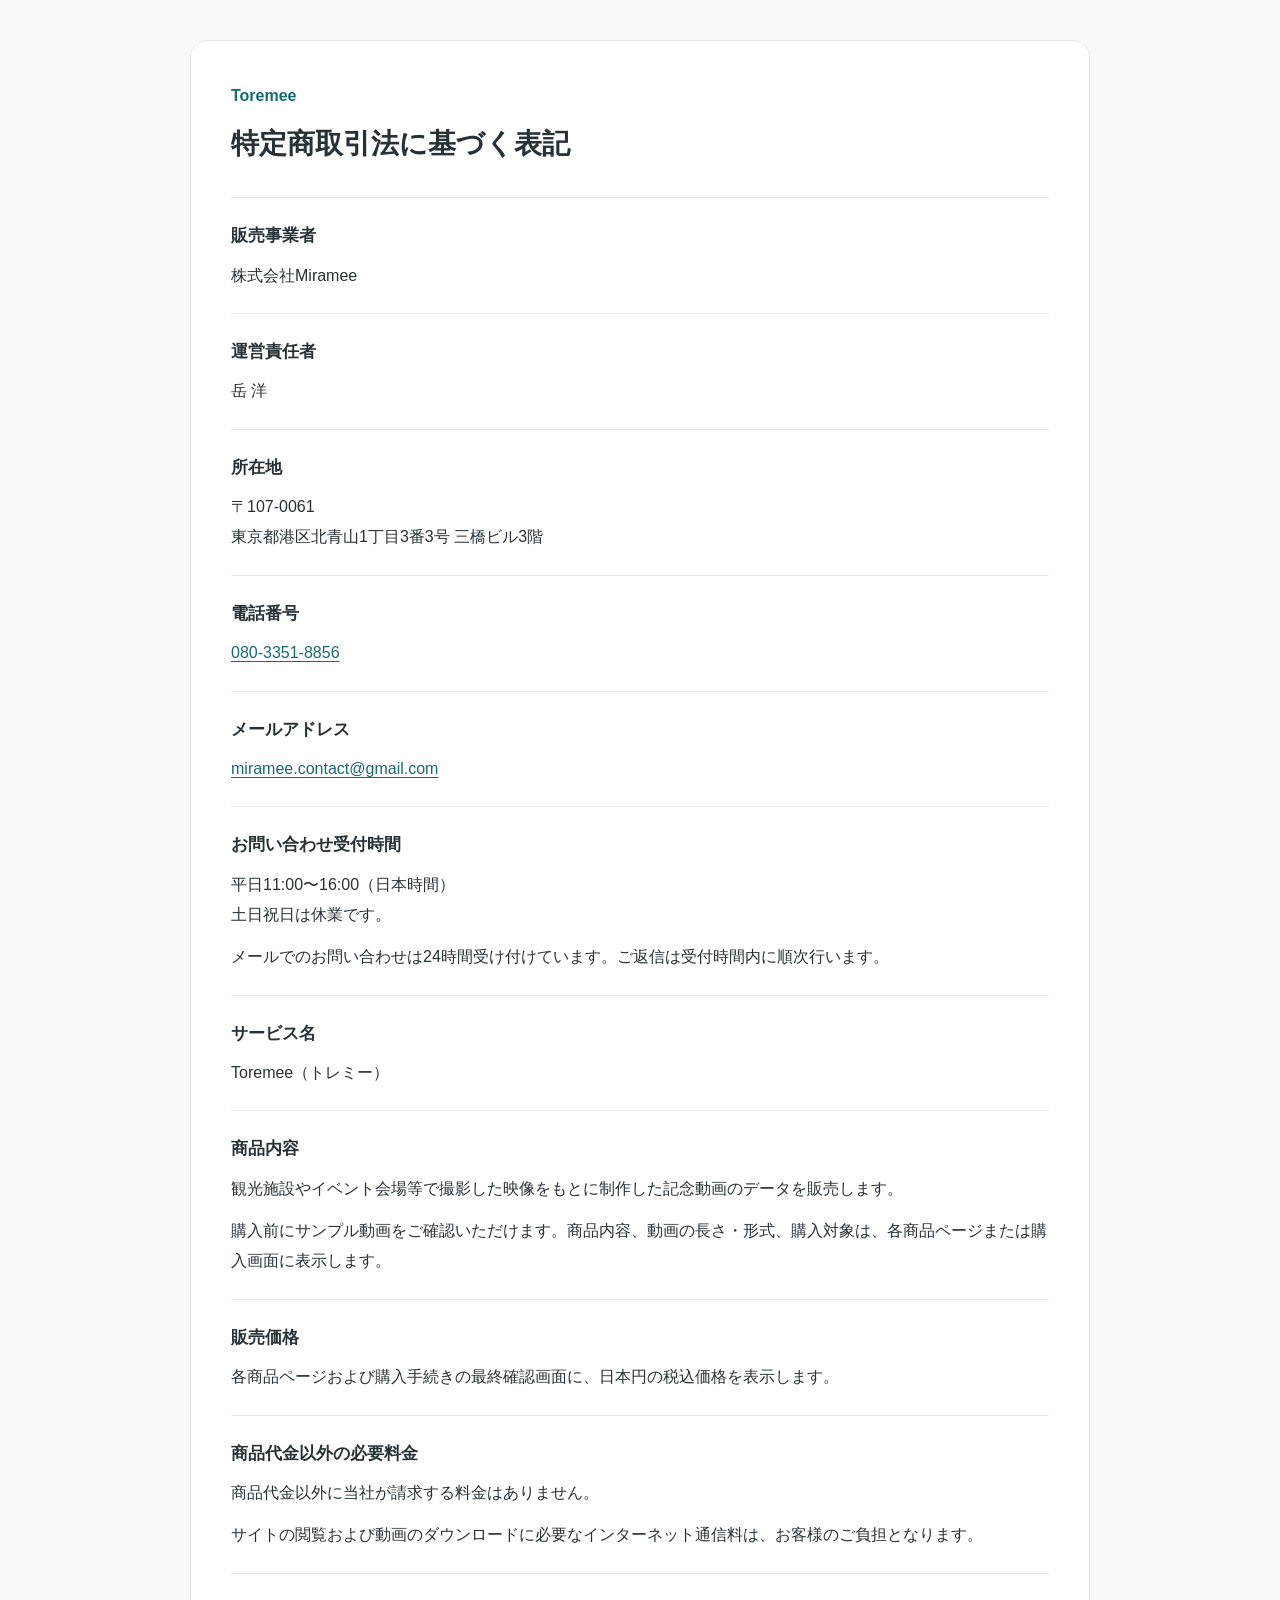
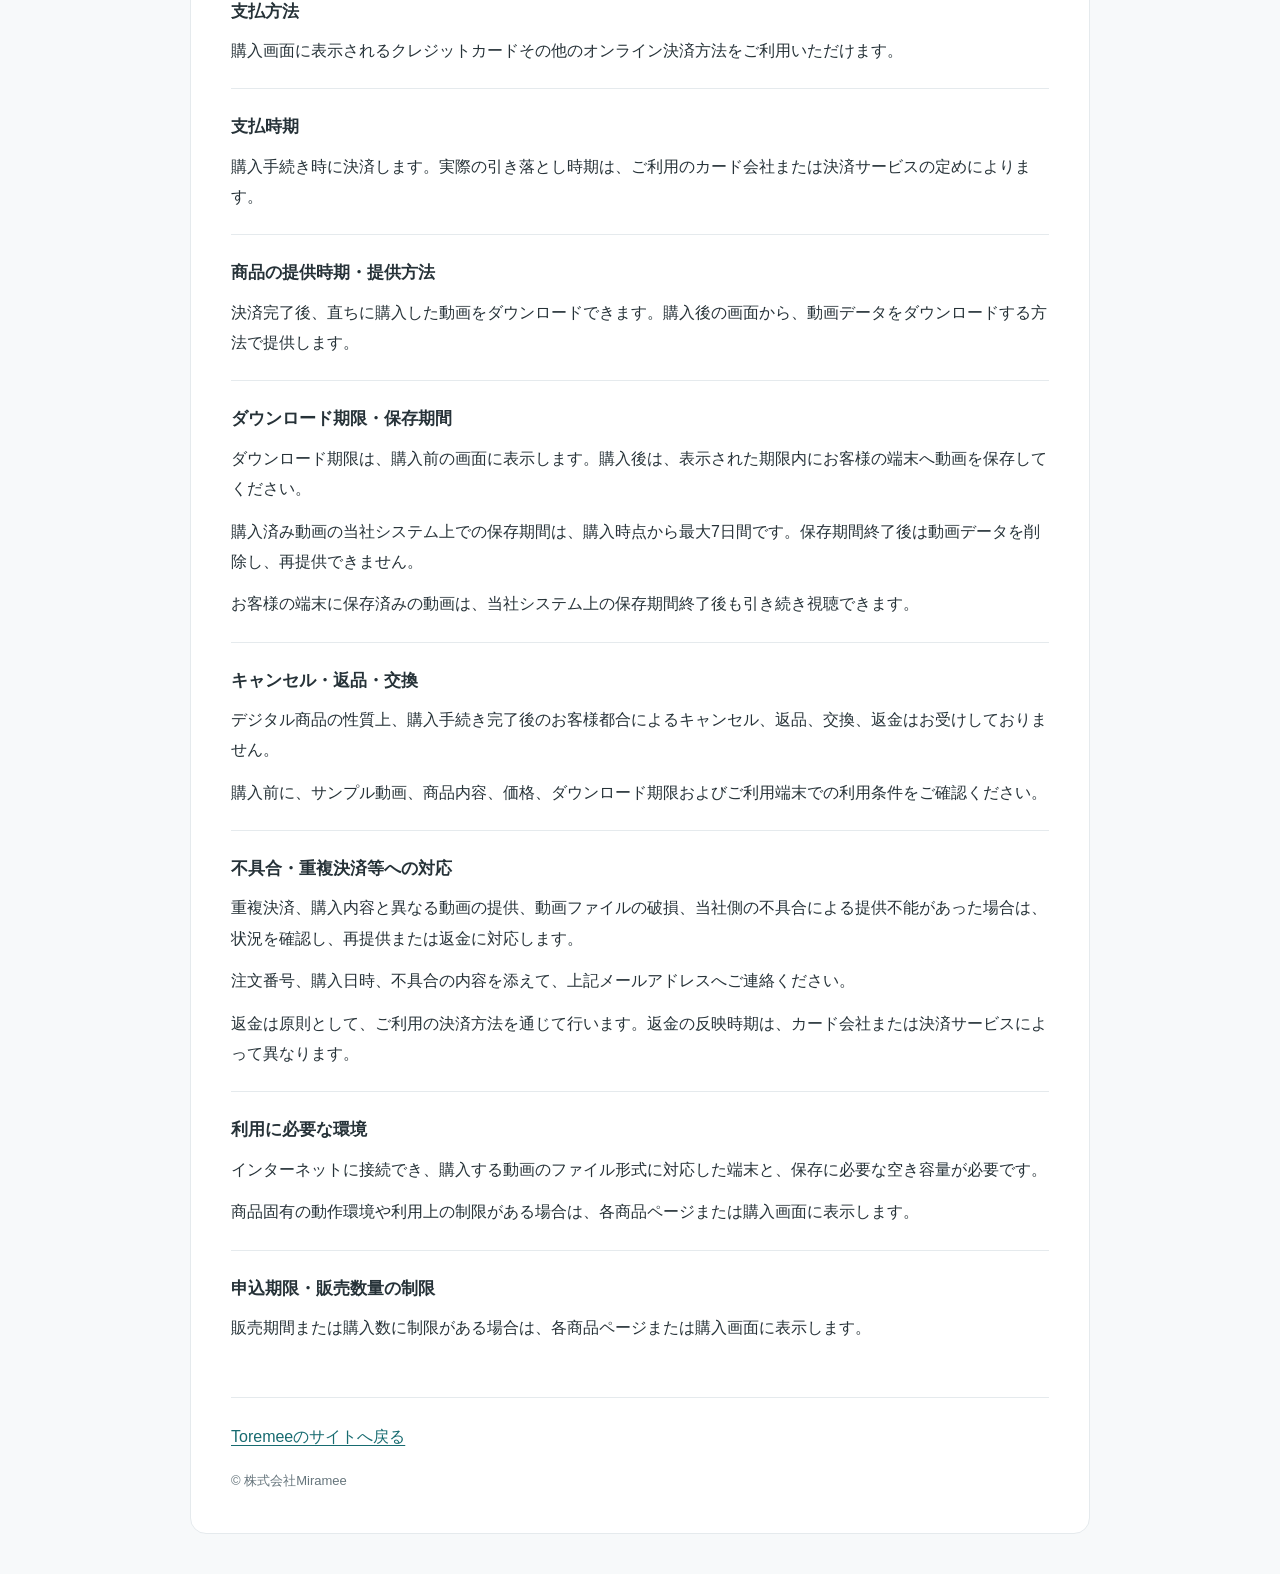
<file: toremee/legal/index.html>
<!DOCTYPE html>
<html lang="ja">
<head>
  <meta charset="UTF-8">
  <meta name="viewport" content="width=device-width, initial-scale=1">
  <title>特定商取引法に基づく表記 | Toremee</title>
  <meta name="description" content="株式会社Mirameeが提供するToremeeの特定商取引法に基づく表記です。">
  <style>
    * { box-sizing: border-box; }
    body {
      margin: 0;
      color: #263238;
      background: #f7f9fa;
      font-family: -apple-system, BlinkMacSystemFont,
        "Helvetica Neue", "Noto Sans JP", sans-serif;
      line-height: 1.9;
      overflow-wrap: anywhere;
    }
    main {
      max-width: 900px;
      margin: 40px auto;
      padding: 40px;
      background: #fff;
      border: 1px solid #e5eaed;
      border-radius: 16px;
    }
    a { color: #176b70; text-underline-offset: 3px; }
    a:focus-visible { outline: 3px solid #176b70; outline-offset: 4px; }
    .brand { margin: 0; color: #176b70; font-weight: 700; }
    h1 { margin: 12px 0 32px; font-size: 28px; line-height: 1.5; }
    dl { margin: 0; }
    .item { padding: 22px 0; border-top: 1px solid #e5eaed; }
    dt { margin-bottom: 8px; font-weight: 700; font-size: 17px; }
    dd { margin: 0; }
    p { margin: 0 0 12px; }
    p:last-child { margin-bottom: 0; }
    footer { margin-top: 32px; padding-top: 24px; border-top: 1px solid #e5eaed; }
    .copyright { margin-top: 16px; color: #66757c; font-size: 13px; }
    @media (max-width: 600px) {
      main { margin: 16px 12px; padding: 24px 20px; border-radius: 12px; }
      h1 { font-size: 23px; }
    }
  </style>
</head>
<body>
  <main>
    <header>
      <p class="brand">Toremee</p>
      <h1>特定商取引法に基づく表記</h1>
    </header>

    <dl>
      <div class="item">
        <dt>販売事業者</dt>
        <dd>株式会社Miramee</dd>
      </div>

      <div class="item">
        <dt>運営責任者</dt>
        <dd>岳 洋</dd>
      </div>

      <div class="item">
        <dt>所在地</dt>
        <dd>
          〒107-0061<br>
          東京都港区北青山1丁目3番3号 三橋ビル3階
        </dd>
      </div>

      <div class="item">
        <dt>電話番号</dt>
        <dd><a href="tel:08033518856">080-3351-8856</a></dd>
      </div>

      <div class="item">
        <dt>メールアドレス</dt>
        <dd>
          <a href="mailto:miramee.contact@gmail.com">miramee.contact@gmail.com</a>
        </dd>
      </div>

      <div class="item">
        <dt>お問い合わせ受付時間</dt>
        <dd>
          <p>平日11:00〜16:00（日本時間）<br>土日祝日は休業です。</p>
          <p>メールでのお問い合わせは24時間受け付けています。ご返信は受付時間内に順次行います。</p>
        </dd>
      </div>

      <div class="item">
        <dt>サービス名</dt>
        <dd>Toremee（トレミー）</dd>
      </div>

      <div class="item">
        <dt>商品内容</dt>
        <dd>
          <p>観光施設やイベント会場等で撮影した映像をもとに制作した記念動画のデータを販売します。</p>
          <p>購入前にサンプル動画をご確認いただけます。商品内容、動画の長さ・形式、購入対象は、各商品ページまたは購入画面に表示します。</p>
        </dd>
      </div>

      <div class="item">
        <dt>販売価格</dt>
        <dd>各商品ページおよび購入手続きの最終確認画面に、日本円の税込価格を表示します。</dd>
      </div>

      <div class="item">
        <dt>商品代金以外の必要料金</dt>
        <dd>
          <p>商品代金以外に当社が請求する料金はありません。</p>
          <p>サイトの閲覧および動画のダウンロードに必要なインターネット通信料は、お客様のご負担となります。</p>
        </dd>
      </div>

      <div class="item">
        <dt>支払方法</dt>
        <dd>購入画面に表示されるクレジットカードその他のオンライン決済方法をご利用いただけます。</dd>
      </div>

      <div class="item">
        <dt>支払時期</dt>
        <dd>購入手続き時に決済します。実際の引き落とし時期は、ご利用のカード会社または決済サービスの定めによります。</dd>
      </div>

      <div class="item">
        <dt>商品の提供時期・提供方法</dt>
        <dd>決済完了後、直ちに購入した動画をダウンロードできます。購入後の画面から、動画データをダウンロードする方法で提供します。</dd>
      </div>

      <div class="item">
        <dt>ダウンロード期限・保存期間</dt>
        <dd>
          <p>ダウンロード期限は、購入前の画面に表示します。購入後は、表示された期限内にお客様の端末へ動画を保存してください。</p>
          <p>購入済み動画の当社システム上での保存期間は、購入時点から最大7日間です。保存期間終了後は動画データを削除し、再提供できません。</p>
          <p>お客様の端末に保存済みの動画は、当社システム上の保存期間終了後も引き続き視聴できます。</p>
        </dd>
      </div>

      <div class="item">
        <dt>キャンセル・返品・交換</dt>
        <dd>
          <p>デジタル商品の性質上、購入手続き完了後のお客様都合によるキャンセル、返品、交換、返金はお受けしておりません。</p>
          <p>購入前に、サンプル動画、商品内容、価格、ダウンロード期限およびご利用端末での利用条件をご確認ください。</p>
        </dd>
      </div>

      <div class="item">
        <dt>不具合・重複決済等への対応</dt>
        <dd>
          <p>重複決済、購入内容と異なる動画の提供、動画ファイルの破損、当社側の不具合による提供不能があった場合は、状況を確認し、再提供または返金に対応します。</p>
          <p>注文番号、購入日時、不具合の内容を添えて、上記メールアドレスへご連絡ください。</p>
          <p>返金は原則として、ご利用の決済方法を通じて行います。返金の反映時期は、カード会社または決済サービスによって異なります。</p>
        </dd>
      </div>

      <div class="item">
        <dt>利用に必要な環境</dt>
        <dd>
          <p>インターネットに接続でき、購入する動画のファイル形式に対応した端末と、保存に必要な空き容量が必要です。</p>
          <p>商品固有の動作環境や利用上の制限がある場合は、各商品ページまたは購入画面に表示します。</p>
        </dd>
      </div>

      <div class="item">
        <dt>申込期限・販売数量の制限</dt>
        <dd>販売期間または購入数に制限がある場合は、各商品ページまたは購入画面に表示します。</dd>
      </div>
    </dl>

    <footer>
      <a href="/toremee/">Toremeeのサイトへ戻る</a>
      <p class="copyright">© 株式会社Miramee</p>
    </footer>
  </main>
</body>
</html>
</file>
<file: styles.css>
:root{--navy:#073462;--blue:#0b4f86;--sky:#eaf5fc;--ink:#10243b;--gold:#efb528;--line:#d6e2eb;--white:#fff}*{box-sizing:border-box}html{scroll-behavior:smooth;scroll-padding-top:84px}body{margin:0;color:var(--ink);font-family:"Helvetica Neue","Yu Gothic",YuGothic,"Hiragino Kaku Gothic ProN",Meiryo,sans-serif;background:#fff}a{color:inherit;text-decoration:none}.header{height:84px;padding:0 clamp(32px,5.2vw,92px);display:flex;align-items:center;justify-content:space-between;background:rgba(255,255,255,.96);position:sticky;top:0;z-index:10;border-bottom:1px solid rgba(7,52,98,.08);backdrop-filter:blur(12px)}.brand{display:flex;align-items:center;gap:13px;color:var(--navy);font-size:24px;font-weight:600;letter-spacing:.04em}.mark{width:36px;height:29px;display:inline-block;position:relative;background:linear-gradient(38deg,transparent 0 36%,currentColor 37% 48%,transparent 49%),linear-gradient(-38deg,transparent 0 36%,currentColor 37% 48%,transparent 49%)}.mark:before,.mark:after{content:"";position:absolute;top:5px;width:5px;height:22px;background:currentColor;border-radius:4px}.mark:before{left:0}.mark:after{right:0}.mark i{position:absolute;right:2px;top:-2px;width:4px;height:11px;background:var(--gold);transform:rotate(35deg)}nav{display:flex;align-items:center;gap:clamp(18px,2.2vw,36px);font-size:14px;font-weight:500}nav a{padding:12px 0;position:relative}nav a:not(.nav-contact):after{content:"";position:absolute;left:0;right:100%;bottom:7px;height:1px;background:var(--navy);transition:.25s}nav a:hover:after{right:0}.nav-contact{background:var(--navy);color:#fff;padding:13px 22px}.hero{position:relative;background:#dbeeff}.hero img{width:100%;display:block;aspect-ratio:16/10;object-fit:cover}.scroll-cue{position:absolute;right:5.2vw;bottom:0;background:#fff;width:72px;height:108px;display:flex;flex-direction:column;align-items:center;justify-content:center;gap:12px}.scroll-cue span{font-size:10px;letter-spacing:.18em;writing-mode:vertical-rl}.scroll-cue b{width:1px;height:24px;background:var(--navy);position:relative}.scroll-cue b:after{content:"";position:absolute;bottom:0;left:-2px;border:solid var(--navy);border-width:0 1px 1px 0;padding:2px;transform:rotate(45deg)}.section{padding:120px max(7vw,40px)}.section-kicker{font-size:12px;font-weight:700;letter-spacing:.22em;color:var(--blue);margin-bottom:52px}.section-kicker.light{color:#8cc9ee}.about-grid{display:grid;grid-template-columns:minmax(260px,.85fr) 1.15fr;gap:10vw;max-width:1180px;margin:auto}.about h1{margin:0;font-size:clamp(58px,6vw,92px);font-weight:500;letter-spacing:-.04em;color:var(--navy)}.message{font-family:"Yu Mincho",YuMincho,"Hiragino Mincho ProN",serif;font-size:19px;line-height:2.05}.message p{margin:0 0 27px}.message .lead{font-size:28px;font-weight:600;color:var(--navy);margin-bottom:38px}.services{background:var(--navy);color:#fff}.services h2{font-size:50px;font-weight:500;margin:0 0 58px;max-width:1180px;margin-left:auto;margin-right:auto}.service-list{max-width:1180px;margin:auto;display:grid;gap:24px}.service-card{background:#fff;color:var(--ink);min-height:410px;padding:46px 52px;display:grid;grid-template-columns:84px 1fr 160px;gap:36px;position:relative;overflow:hidden}.service-no{font-size:17px;color:#59809f;letter-spacing:.12em}.service-label{font-size:12px;color:#4383b2;letter-spacing:.18em;margin:0 0 18px;font-weight:700}.service-body h3{font-size:36px;margin:0 0 24px;color:var(--navy);font-weight:600}.service-copy{font-family:"Yu Mincho",YuMincho,serif;font-size:27px;line-height:1.55;margin:0 0 22px;color:var(--navy)}.service-copy span{color:#327ba9}.service-desc{font-size:16px;line-height:1.9;max-width:610px;margin-bottom:32px}.arrow-link{font-size:14px;font-weight:700;display:inline-flex;gap:16px;border-bottom:1px solid var(--navy);padding-bottom:8px}.service-symbol{align-self:center;justify-self:center;width:116px;height:116px;border-radius:50%;background:var(--sky);display:grid;place-items:center;color:#1d74a6;font-size:32px}.split-heading{display:grid;grid-template-columns:1fr 1fr;align-items:end;max-width:1180px;margin:auto 0 55px}.split-heading h2,.company h2{font-size:50px;color:var(--navy);font-weight:500;margin:0}.split-heading p{font-size:16px;line-height:1.8;margin:0}.news-list,.faq-list{max-width:1180px;margin:auto}.news-item{display:grid;grid-template-columns:130px 110px 1fr;align-items:center;border-top:1px solid var(--line);border-bottom:1px solid var(--line);padding:28px 0;font-size:15px}.news-item time{font-variant-numeric:tabular-nums}.news-item span{font-size:11px;color:var(--blue);letter-spacing:.12em}.news-item p{margin:0}.company{background:#0d426f;color:#fff}.company-grid{max-width:1180px;margin:auto;display:grid;grid-template-columns:1fr 1.25fr;gap:9vw}.company h2{color:#fff}.company dl{margin:0}.company dl div{display:grid;grid-template-columns:150px 1fr;border-top:1px solid rgba(255,255,255,.25);padding:22px 0}.company dl div:last-child{border-bottom:1px solid rgba(255,255,255,.25)}dt{font-size:13px;color:#a9cee6}dd{margin:0;font-size:16px;line-height:1.8}.faq-list details{border-top:1px solid var(--line);padding:26px 4px}.faq-list details:last-child{border-bottom:1px solid var(--line)}summary{cursor:pointer;font-size:17px;font-weight:600;list-style:none;display:flex;justify-content:space-between}summary:after{content:"＋";font-size:22px;color:var(--blue)}details[open] summary:after{content:"−"}.faq-list details p{margin:22px 0 3px;color:#4f6275;line-height:1.8}.contact{text-align:center;padding:112px 30px;background:#e8f4fb;color:var(--navy)}.contact>p{font-size:12px;font-weight:700;letter-spacing:.22em}.contact h2{font-size:42px;font-weight:500;margin:24px 0 38px}.contact>a{display:inline-flex;justify-content:space-between;align-items:center;width:300px;background:var(--navy);color:#fff;padding:20px 25px;font-weight:700;font-size:15px}.contact>a span{font-size:21px}footer{background:#062c53;color:#fff;padding:72px max(7vw,40px) 34px;display:grid;grid-template-columns:1fr 1fr;gap:70px}.brand.inverse{color:#fff;width:max-content}.footer-brand p{font-size:14px;letter-spacing:.1em;color:#a7c7df;margin:22px 0}.footer-links{display:grid;grid-template-columns:repeat(2,1fr);gap:20px 48px;font-size:14px}.footer-links a:hover{color:#8ed2fb}footer small{grid-column:1/-1;border-top:1px solid rgba(255,255,255,.16);padding-top:25px;color:#89a9c3;font-size:11px}@media(max-width:960px){nav a:not(.nav-contact){display:none}.header{height:72px}.hero img{aspect-ratio:4/3}.section{padding:82px 28px}.about-grid,.company-grid,.split-heading{grid-template-columns:1fr;gap:42px}.about h1{font-size:56px}.service-card{grid-template-columns:52px 1fr;padding:34px 28px}.service-symbol{display:none}.services h2,.split-heading h2,.company h2{font-size:40px}.news-item{grid-template-columns:110px 1fr}.news-item span{display:none}}@media(max-width:600px){.brand{font-size:20px}.nav-contact{padding:11px 14px}.hero img{aspect-ratio:1/1.15;object-position:center}.scroll-cue{display:none}.message{font-size:16px}.message .lead{font-size:23px}.service-card{grid-template-columns:1fr}.service-no{margin-bottom:-12px}.service-body h3{font-size:30px}.service-copy{font-size:23px}.company dl div{grid-template-columns:1fr;gap:8px}.news-item{grid-template-columns:1fr;gap:12px}.contact h2{font-size:30px}footer{grid-template-columns:1fr;gap:42px}}
</file>
<file: overrides.css>
html,body,button,input,textarea,select,summary,*{font-family:"Meiryo UI",Meiryo,sans-serif}
.header{height:96px}
.logo-image{display:block;width:116px;height:88px;overflow:hidden;background:#fff}
.logo-image img{display:block;width:100%;height:100%;object-fit:cover;object-position:center}
.about-grid{display:block;max-width:760px;margin:auto}
.message,.service-copy{font-family:"Meiryo UI",Meiryo,sans-serif}
.service-symbol span{font-size:48px;line-height:1;filter:saturate(.75)}
.service-logo{background:transparent;border:0;overflow:hidden}
.service-logo img{display:block;width:76%;height:76%;object-fit:contain}
.toremee-symbol img{width:92%;height:92%}
.globe-symbol img{width:70%;height:70%}
.footer-logo{width:146px;height:108px;border-radius:2px}
@media(max-width:960px){.header{height:80px}.logo-image{width:92px;height:70px}}
</file>
